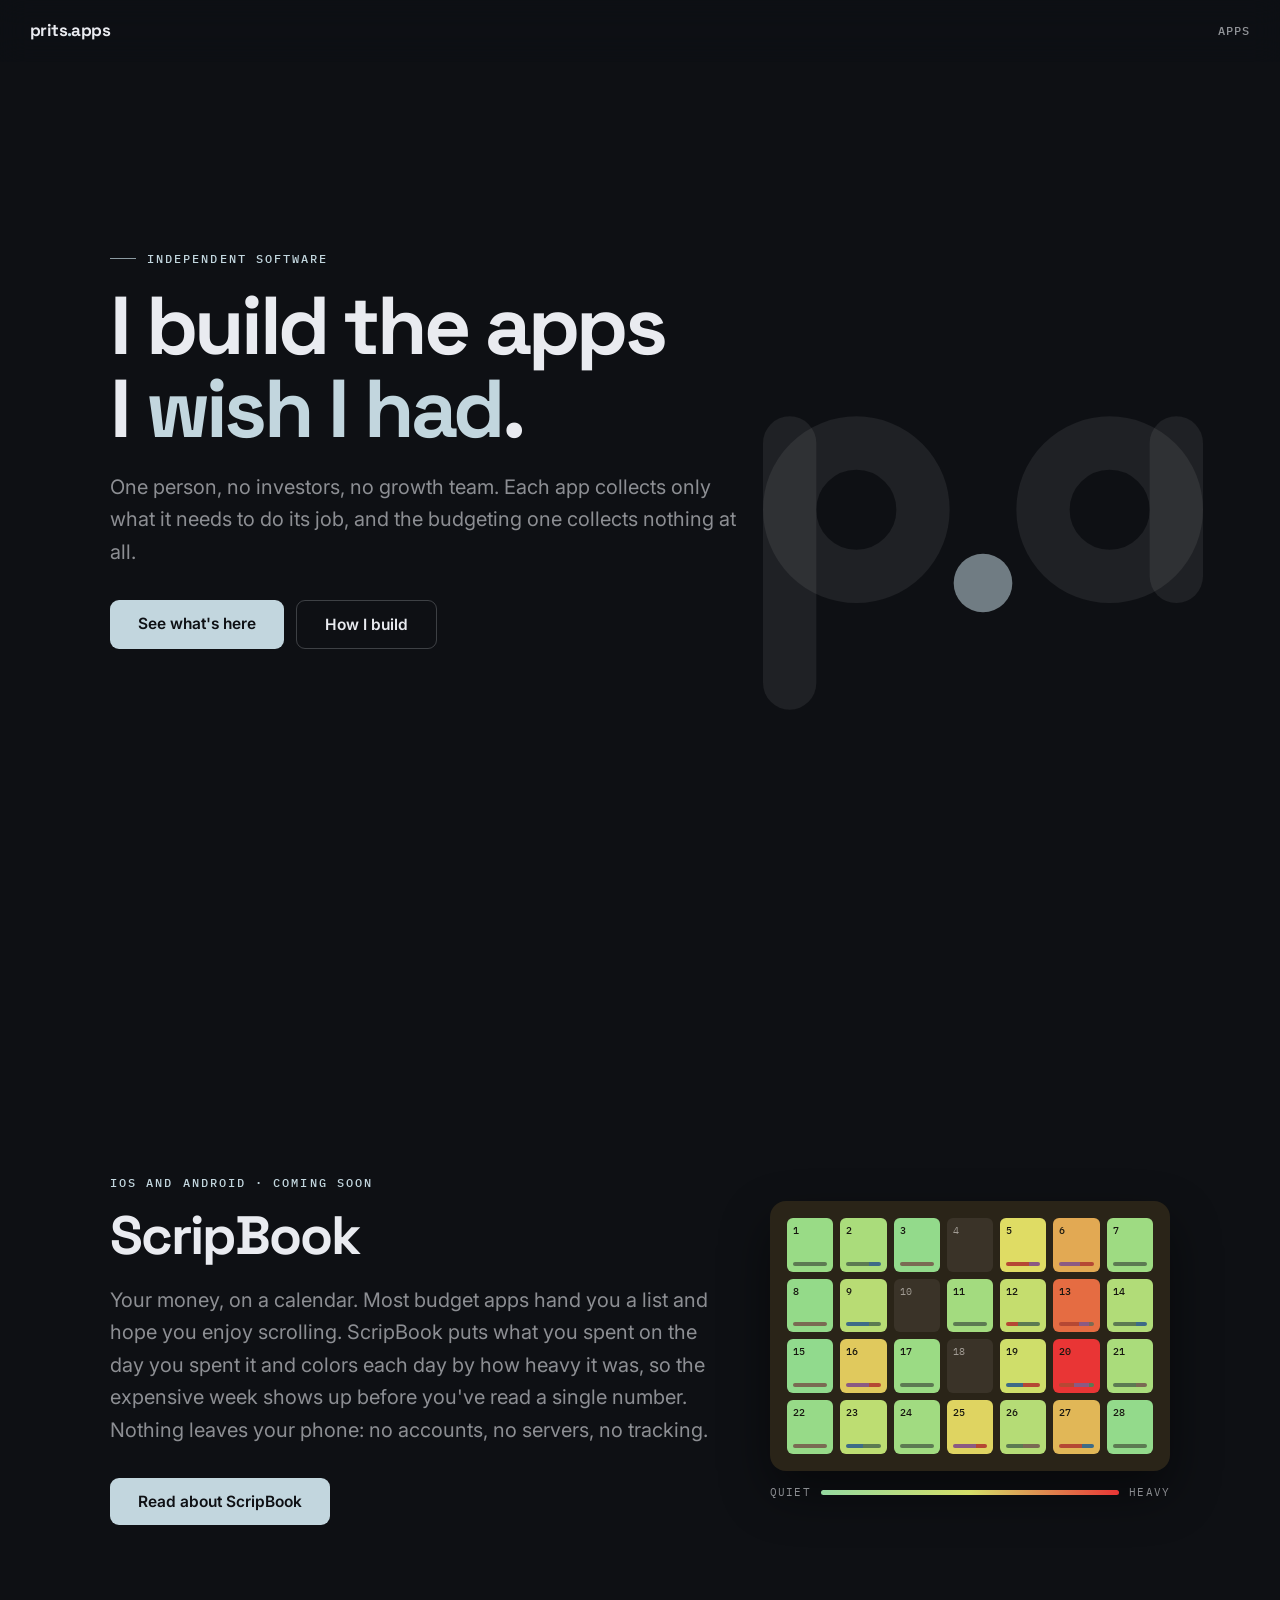
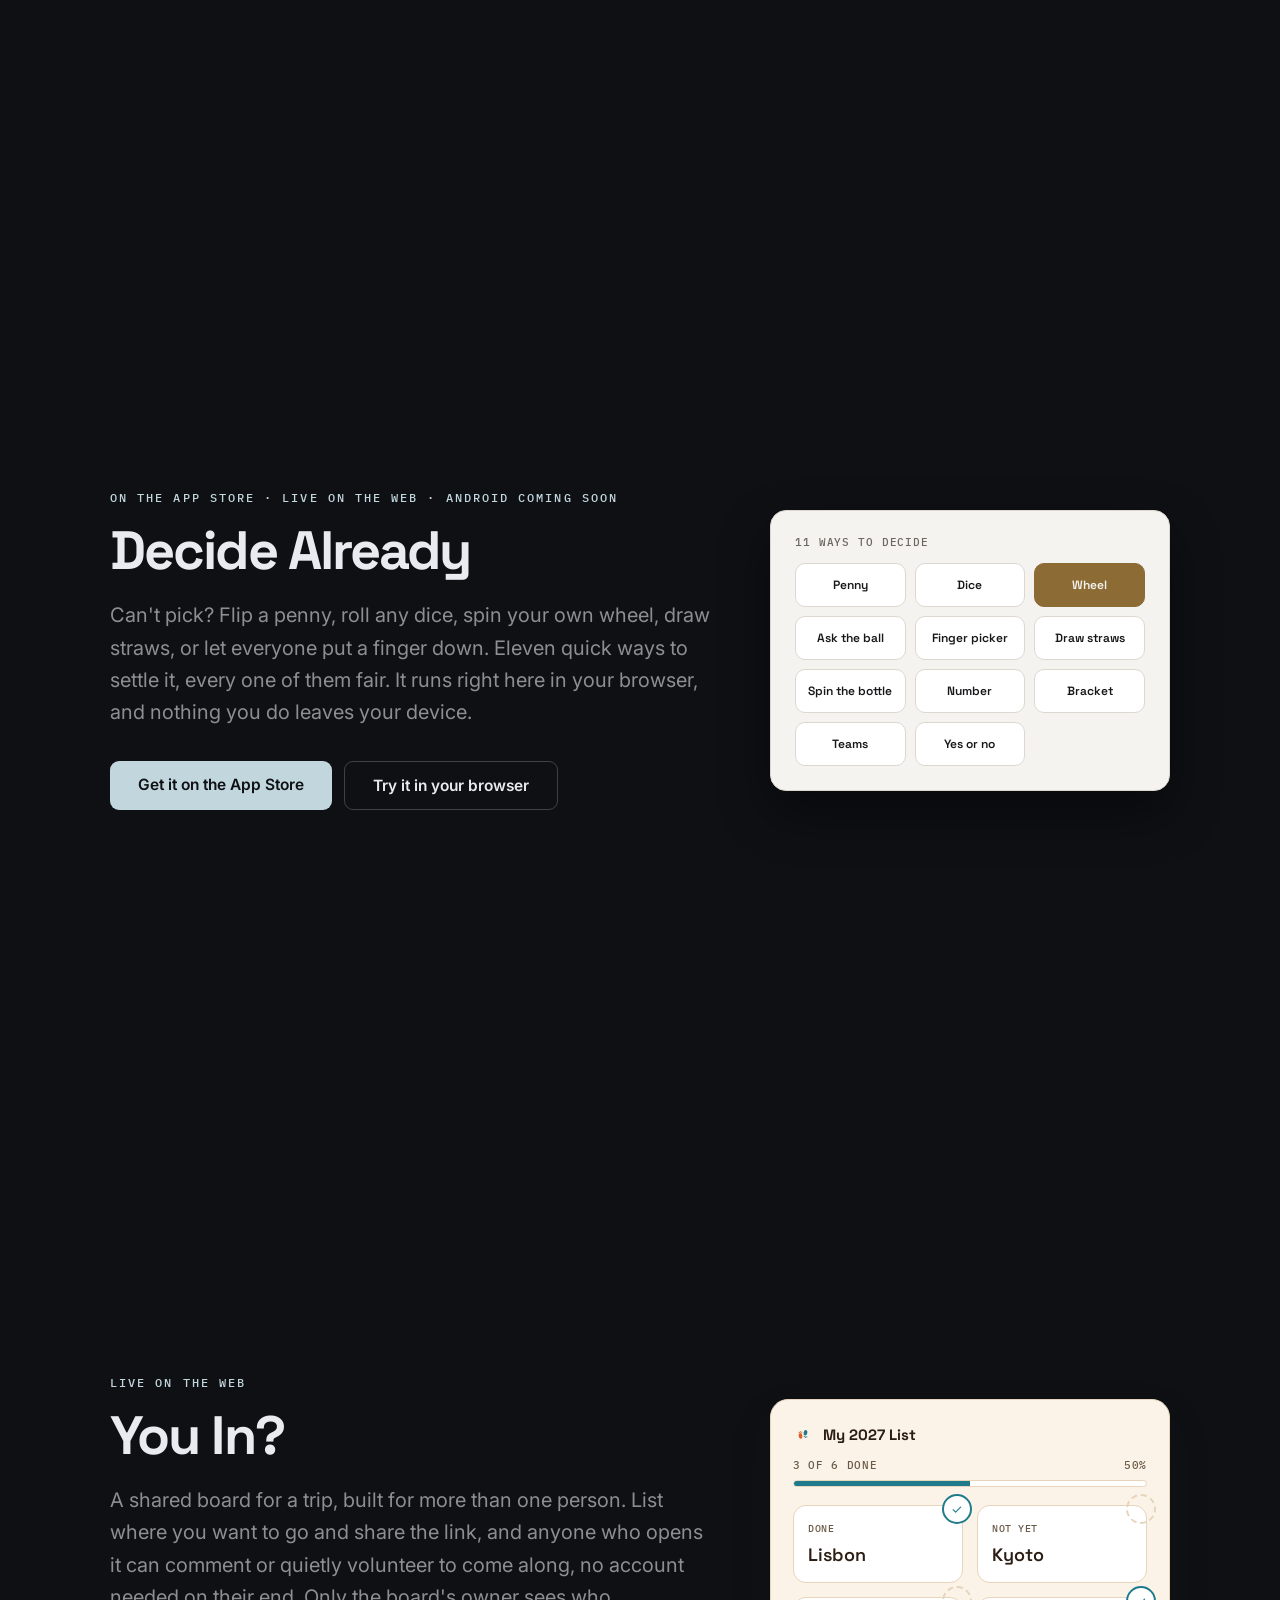
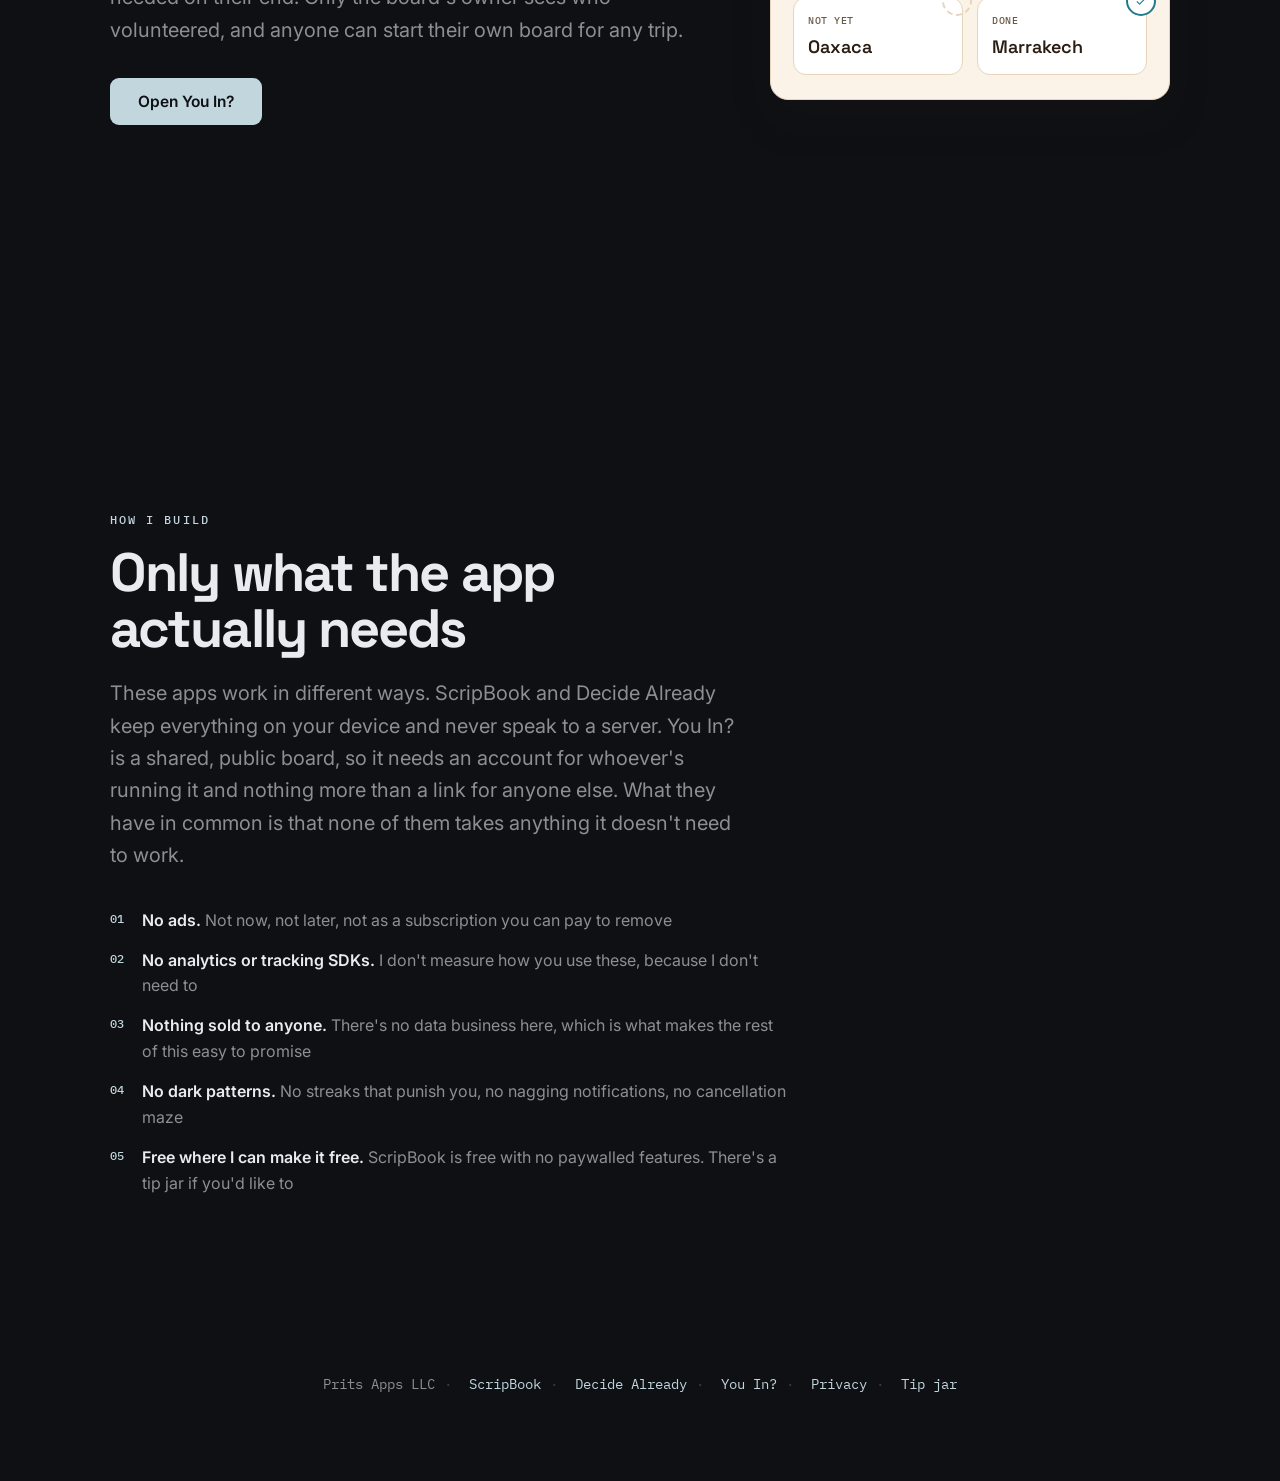
<file: index.html>
<!doctype html>
<html lang="en"><head>
<meta charset="utf-8">
<meta name="viewport" content="width=device-width,initial-scale=1">
<title>Prits Apps</title>
<meta name="description" content="Small apps made by one person. A budgeting app that keeps everything on your phone, and a shared board anyone can plan a trip on.">
<meta name="theme-color" content="#0E1014">
<link rel="canonical" href="https://pritsapps.com/">

<meta property="og:type" content="website">
<meta property="og:site_name" content="Prits Apps">
<meta property="og:url" content="https://pritsapps.com/">
<meta property="og:title" content="Prits Apps">
<meta property="og:description" content="Small apps made by one person. Each one collects only what it needs to work.">
<meta property="og:image" content="https://pritsapps.com/og.png">
<meta property="og:image:width" content="2400">
<meta property="og:image:height" content="1260">
<meta name="twitter:card" content="summary_large_image">
<meta name="twitter:title" content="Prits Apps">
<meta name="twitter:description" content="Small apps made by one person. Each one collects only what it needs to work.">
<meta name="twitter:image" content="https://pritsapps.com/og.png">

<link rel="icon" href="/favicon.ico?v=2" sizes="32x32">
<link rel="icon" href="/icon.svg?v=2" type="image/svg+xml">
<link rel="apple-touch-icon" href="/apple-touch-icon.png?v=2">
<link rel="preconnect" href="https://fonts.gstatic.com" crossorigin>
<link href="https://fonts.googleapis.com/css2?family=Space+Grotesk:wght@500;700&family=Inter:wght@400;500;600&family=IBM+Plex+Mono:wght@400;500&display=swap" rel="stylesheet">
<style>
:root{--bg:#0E1014;--surf:#181B21;--accent:#C2D6DE;--ink:#E9EBF0;--muted:rgba(233, 235, 240, .58)}
*{box-sizing:border-box;margin:0;padding:0}
html{scroll-behavior:smooth}
body{background:var(--bg);color:var(--ink);overflow-x:hidden;
font:17px/1.62 "Inter",-apple-system,BlinkMacSystemFont,"Segoe UI",Helvetica,Arial,sans-serif;
-webkit-font-smoothing:antialiased;
transition:background 1s cubic-bezier(.4,0,.2,1),color .8s}
a{color:inherit}

/* The mark: a grotesk wordmark whose separator is the accent. No icon. */
.logo{font-family:"Space Grotesk",Inter,sans-serif;font-weight:700;letter-spacing:-.035em}
.logo i{font-style:normal;color:var(--accent);transition:color .8s}

.prog{position:fixed;top:0;left:0;height:2px;width:0;background:var(--accent);z-index:60;
transition:width .12s linear,background .8s}
nav{position:fixed;top:0;left:0;right:0;z-index:50;display:flex;align-items:center;
padding:17px 30px;backdrop-filter:blur(14px);
background:color-mix(in srgb,var(--bg) 70%,transparent);transition:background 1s}
nav .logo{font-size:17px}
nav .sp{flex:1}
nav a{text-decoration:none;font:500 12px "IBM Plex Mono",monospace;letter-spacing:.08em;
text-transform:uppercase;opacity:.6}

.sec{min-height:100vh;display:flex;align-items:center;padding:112px 30px}
.inner{width:100%;max-width:1060px;margin:0 auto}
.kicker{font:500 11.5px "IBM Plex Mono",monospace;letter-spacing:.18em;text-transform:uppercase;
color:var(--accent);margin-bottom:18px;transition:color .8s}
h1{font-family:"Space Grotesk",sans-serif;font-size:clamp(38px,7vw,82px);line-height:1.02;
letter-spacing:-.045em;font-weight:700}
h1 em{font-style:normal;color:var(--accent);transition:color .8s}
h2{font-family:"Space Grotesk",sans-serif;font-size:clamp(29px,5.2vw,54px);line-height:1.04;
letter-spacing:-.035em;font-weight:700;max-width:18ch}
.lede{font-size:clamp(16.5px,1.9vw,20px);color:var(--muted);max-width:640px;margin-top:20px}

.reveal{opacity:0;transform:translateY(28px);
transition:opacity .85s cubic-bezier(.16,1,.3,1),transform .85s cubic-bezier(.16,1,.3,1)}
.reveal.in{opacity:1;transform:none}
.d1{transition-delay:.11s}.d2{transition-delay:.22s}.d3{transition-delay:.33s}

.hero{position:relative;overflow:hidden}
.wm{position:absolute;right:6vw;bottom:13vh;width:min(38vw,440px);pointer-events:none;
animation:drift 22s ease-in-out infinite alternate}
@media (max-width:1000px){.wm{display:none}}
.wm svg{width:100%;height:auto;display:block}
@keyframes drift{from{transform:translateY(0)}to{transform:translateY(-22px)}}
.hero .inner{position:relative;z-index:1}
.hero .kicker{display:flex;align-items:center;gap:11px}
.hero .kicker b{flex:none;width:26px;height:1px;background:var(--accent);opacity:.7}
.cta{display:flex;gap:12px;flex-wrap:wrap;margin-top:32px}
.btn{background:var(--accent);color:var(--bg);font:600 15.5px "Inter",sans-serif;
padding:14px 28px;border-radius:9px;text-decoration:none;
transition:transform .25s,background .8s,color .8s}
.btn:hover{transform:translateY(-2px)}
.btn.ghost{background:transparent;color:var(--ink);
border:1px solid color-mix(in srgb,var(--ink) 22%,transparent)}

.split{display:grid;grid-template-columns:minmax(0,1fr) 400px;gap:58px;align-items:center}
@media (max-width:900px){.split{grid-template-columns:minmax(0,1fr);gap:34px}}

/* ScripBook's month. Cells live here and nowhere else on this site. */
.month{display:grid;grid-template-columns:repeat(7,1fr);gap:7px;background:#2A2418;
padding:17px;border-radius:16px;width:100%;max-width:400px;
box-shadow:0 22px 50px rgba(0,0,0,.45)}
.d{background:rgba(246,243,236,.075);border-radius:6px;aspect-ratio:.86;
padding:6px;display:flex;flex-direction:column;opacity:0;transform:scale(.88);
transition:opacity .5s,transform .5s;transition-delay:calc(var(--i)*19ms)}
.in .d{opacity:1;transform:none}
.d s{text-decoration:none;font:400 10px "IBM Plex Mono",monospace;color:rgba(246,243,236,.55)}
.d.hot s{color:#16150F;font-weight:500}
/* Full width, split by each category's share of the day, same as the app. */
.d u{margin-top:auto;display:flex;height:4px;border-radius:2px;overflow:hidden}
.d u b{display:block}
/* Spelling out what the colors mean, so the month reads as a scale rather
   than as decoration. */
.leg{display:flex;align-items:center;gap:10px;margin-top:14px;max-width:400px;
font:400 10.5px "IBM Plex Mono",monospace;letter-spacing:.11em;text-transform:uppercase;
color:var(--muted);transition:color .8s}
.leg i{flex:1;height:5px;border-radius:3px;
background:linear-gradient(90deg,hsl(130 48% 72%),hsl(65 64% 64%),hsl(0 80% 56%))}

ul.plain{list-style:none;margin-top:36px;display:grid;gap:14px;max-width:680px}
ul.plain li{display:flex;gap:14px;font-size:16px;color:var(--muted)}
ul.plain b{color:var(--ink);font-weight:600}
.tick{font:500 12px "IBM Plex Mono",monospace;color:var(--accent);flex:none;width:18px;
padding-top:3px;transition:color .8s}

/* Decide Already's tools, lifted from its own light theme: #F5F3EF ground,
   #B0502A copper, #17171A ink. All eleven, same move as ScripBook's month
   below: a card that shows the actual product instead of a logo. */
.toolscard{background:#F5F3EF;border:1px solid #DDD8CF;border-radius:16px;padding:24px;
width:100%;max-width:400px;box-shadow:0 22px 50px rgba(0,0,0,.45)}
.toolscard .cap{font:500 11px "IBM Plex Mono",monospace;text-transform:uppercase;
letter-spacing:.08em;color:#6B6760;margin-bottom:14px}
.toolsgrid{display:grid;grid-template-columns:repeat(3,1fr);gap:9px}
.tooltile{background:#FFFFFF;border:1px solid #DDD8CF;border-radius:10px;padding:13px 8px;
text-align:center;font:600 12px "Space Grotesk",sans-serif;color:#17171A}
.tooltile.on{background:#8C6B35;color:#F5F3EF;border-color:#8C6B35}

/* You In?'s board, the same card as the "Phone Mockup" story template: its
   own paper-on-paper layering: #F3E6D4 page, #FBF3E7 card, white insets.
   Orange for a done place, teal for the progress bar. Real colors, not a
   logo. */
.board{background:#FBF3E7;border:1px solid #E6D5BC;border-radius:18px;padding:24px 22px;
width:100%;max-width:400px;box-shadow:0 20px 40px rgba(43,29,20,.16);font-family:"Inter",sans-serif}
.board-top{display:flex;align-items:center;gap:10px;margin-bottom:14px;
font:600 15px "Space Grotesk",sans-serif;color:#2B1D14}
.board-stats{display:flex;justify-content:space-between;font:500 11px "IBM Plex Mono",monospace;
text-transform:uppercase;letter-spacing:.06em;color:#6B5A48}
.board-bar{height:7px;background:#FFFFFF;border:1px solid #E6D5BC;border-radius:4px;
margin:8px 0 18px;overflow:hidden}
.board-bar i{display:block;height:100%;background:#1F7A8C}
.board-grid{display:grid;grid-template-columns:1fr 1fr;gap:14px}
.tile{position:relative;background:#FFFFFF;border:1px solid #E6D5BC;border-radius:13px;
padding:16px 14px;min-height:76px}
.tile s{display:block;font:500 10px "IBM Plex Mono",monospace;text-transform:uppercase;
letter-spacing:.05em;color:#6B5A48;text-decoration:none}
.tile b{display:block;font:600 18px "Space Grotesk",sans-serif;color:#2B1D14;margin-top:8px}
.tile .badge{position:absolute;top:-12px;right:-10px;width:30px;height:30px;border-radius:50%;
display:flex;align-items:center;justify-content:center;font-size:13px;color:#1F7A8C}
.tile.done .badge{background:#FFFFFF;border:2px solid #1F7A8C}
.tile:not(.done) .badge{border:2px dashed #E6D5BC}

footer{padding:66px 30px 88px;text-align:center;color:var(--muted);
font:400 13.5px "IBM Plex Mono",monospace}
footer a{color:var(--accent);text-decoration:none}
footer .sp{margin:0 9px;opacity:.35}
@media (prefers-reduced-motion:reduce){
  *{transition-duration:.01ms !important;animation-duration:.01ms !important}
  .reveal,.d{opacity:1;transform:none}
}
</style></head>
<body>

<div class="prog" id="prog"></div>
<nav><span class="logo ">prits<i>.</i>apps</span><span class="sp"></span><a href="#apps">Apps</a></nav>

<section class="sec hero" data-bg="#0E1014" data-surf="#181B21" data-accent="#C2D6DE" data-ink="#E9EBF0" data-muted="rgba(233, 235, 240, .58)">
  <div class="wm"><svg xmlns="http://www.w3.org/2000/svg" viewBox="0 0 440 440" width="440" height="440"><rect x="0.000" y="73.333" width="53.333" height="293.333" rx="26.667" fill="rgba(233,235,240,.075)"/><circle cx="93.333" cy="166.667" r="66.667" fill="none" stroke="rgba(233,235,240,.075)" stroke-width="53.333"/><circle cx="220.000" cy="240.000" r="29.333" fill="#C2D6DE8C"/><circle cx="346.667" cy="166.667" r="66.667" fill="none" stroke="rgba(233,235,240,.075)" stroke-width="53.333"/><rect x="386.667" y="73.333" width="53.333" height="186.667" rx="26.667" fill="rgba(233,235,240,.075)"/></svg></div>
  <div class="inner">
    <div class="reveal in"><div class="kicker"><b></b>Independent software</div></div>
    <div class="reveal in d1"><h1>I build the apps<br>I <em>wish I had</em>.</h1></div>
    <div class="reveal in d2"><p class="lede">One person, no investors, no growth team. Each app
    collects only what it needs to do its job, and the budgeting one collects nothing at all.</p>
    <div class="cta"><a class="btn" href="#apps">See what's here</a>
    <a class="btn ghost" href="#how">How I build</a></div></div>
  </div>
</section>

<section class="sec" id="apps" data-bg="#13161B" data-surf="#1D2128" data-accent="#E8C547" data-ink="#E9EBF0" data-muted="rgba(233, 235, 240, .58)">
  <div class="inner">
    <div class="split">
      <div>
        <div class="reveal"><div class="kicker">iOS and Android · coming soon</div>
        <h2>ScripBook</h2></div>
        <div class="reveal d1"><p class="lede">Your money, on a calendar. Most budget apps hand you
        a list and hope you enjoy scrolling. ScripBook puts what you spent on the day you spent it
        and colors each day by how heavy it was, so the expensive week shows up before you've read a
        single number. Nothing leaves your phone: no accounts, no servers, no tracking.</p>
        <div class="cta"><a class="btn" href="/scripbook/">Read about ScripBook</a></div></div>
      </div>
      <div class="reveal d2"><div class="month"><div class="d hot" style="--i:1;background:hsl(106.6 53.76% 69.12%)"><s>1</s><u><b style="flex:3;background:#5C7A52"></b></u></div><div class="d hot" style="--i:2;background:hsl(91 57.6% 67.2%)"><s>2</s><u><b style="flex:2;background:#5C7A52"></b><b style="flex:1;background:#3D6B87"></b></u></div><div class="d hot" style="--i:3;background:hsl(114.4 51.84% 70.08%)"><s>3</s><u><b style="flex:1;background:#7A6A53"></b></u></div><div class="d" style="--i:4"><s>4</s></div><div class="d hot" style="--i:5;background:hsl(58.5 65.6% 63.2%)"><s>5</s><u><b style="flex:2;background:#B54834"></b><b style="flex:1;background:#8B5A83"></b></u></div><div class="d hot" style="--i:6;background:hsl(36.400000000000006 71.03999999999999% 60.480000000000004%)"><s>6</s><u><b style="flex:3;background:#8B5A83"></b><b style="flex:2;background:#B54834"></b></u></div><div class="d hot" style="--i:7;background:hsl(101.4 55.04% 68.48%)"><s>7</s><u><b style="flex:1;background:#5C7A52"></b></u></div><div class="d hot" style="--i:8;background:hsl(111.8 52.480000000000004% 69.76%)"><s>8</s><u><b style="flex:1;background:#7A6A53"></b></u></div><div class="d hot" style="--i:9;background:hsl(80.6 60.16% 65.92%)"><s>9</s><u><b style="flex:2;background:#3D6B87"></b><b style="flex:1;background:#5C7A52"></b></u></div><div class="d" style="--i:10"><s>10</s></div><div class="d hot" style="--i:11;background:hsl(96.19999999999999 56.32% 67.84%)"><s>11</s><u><b style="flex:2;background:#5C7A52"></b></u></div><div class="d hot" style="--i:12;background:hsl(72.8 62.08% 64.96%)"><s>12</s><u><b style="flex:1;background:#B54834"></b><b style="flex:2;background:#5C7A52"></b></u></div><div class="d hot" style="--i:13;background:hsl(15.599999999999994 76.16% 57.92%)"><s>13</s><u><b style="flex:4;background:#B54834"></b><b style="flex:2;background:#8B5A83"></b><b style="flex:1;background:#7A6A53"></b></u></div><div class="d hot" style="--i:14;background:hsl(85.8 58.88% 66.56%)"><s>14</s><u><b style="flex:2;background:#5C7A52"></b><b style="flex:1;background:#3D6B87"></b></u></div><div class="d hot" style="--i:15;background:hsl(117 51.2% 70.4%)"><s>15</s><u><b style="flex:1;background:#7A6A53"></b></u></div><div class="d hot" style="--i:16;background:hsl(49.400000000000006 67.84% 62.08%)"><s>16</s><u><b style="flex:2;background:#8B5A83"></b><b style="flex:1;background:#B54834"></b></u></div><div class="d hot" style="--i:17;background:hsl(104 54.4% 68.8%)"><s>17</s><u><b style="flex:1;background:#5C7A52"></b></u></div><div class="d" style="--i:18"><s>18</s></div><div class="d hot" style="--i:19;background:hsl(67.6 63.36% 64.32%)"><s>19</s><u><b style="flex:1;background:#3D6B87"></b><b style="flex:1;background:#B54834"></b></u></div><div class="d hot" style="--i:20;background:hsl(0 80% 56%)"><s>20</s><u><b style="flex:3;background:#B54834"></b><b style="flex:3;background:#8B5A83"></b><b style="flex:1;background:#5C7A52"></b></u></div><div class="d hot" style="--i:21;background:hsl(91 57.6% 67.2%)"><s>21</s><u><b style="flex:2;background:#5C7A52"></b><b style="flex:1;background:#7A6A53"></b></u></div><div class="d hot" style="--i:22;background:hsl(109.2 53.12% 69.44%)"><s>22</s><u><b style="flex:1;background:#7A6A53"></b></u></div><div class="d hot" style="--i:23;background:hsl(78 60.8% 65.6%)"><s>23</s><u><b style="flex:1;background:#3D6B87"></b><b style="flex:1;background:#5C7A52"></b></u></div><div class="d hot" style="--i:24;background:hsl(98.8 55.68% 68.16%)"><s>24</s><u><b style="flex:1;background:#5C7A52"></b></u></div><div class="d hot" style="--i:25;background:hsl(54.60000000000001 66.56% 62.72%)"><s>25</s><u><b style="flex:2;background:#8B5A83"></b><b style="flex:1;background:#B54834"></b></u></div><div class="d hot" style="--i:26;background:hsl(83.2 59.519999999999996% 66.24%)"><s>26</s><u><b style="flex:1;background:#5C7A52"></b><b style="flex:1;background:#7A6A53"></b></u></div><div class="d hot" style="--i:27;background:hsl(41.599999999999994 69.76% 61.12%)"><s>27</s><u><b style="flex:2;background:#B54834"></b><b style="flex:1;background:#3D6B87"></b></u></div><div class="d hot" style="--i:28;background:hsl(114.4 51.84% 70.08%)"><s>28</s><u><b style="flex:1;background:#5C7A52"></b></u></div></div>
      <div class="leg"><span>Quiet</span><i></i><span>Heavy</span></div></div>
    </div>
  </div>
</section>

<section class="sec" data-bg="#111316" data-surf="#1B1E23" data-accent="#8C6B35" data-ink="#E9EBF0" data-muted="rgba(233, 235, 240, .58)">
  <div class="inner">
    <div class="split">
      <div>
        <div class="reveal"><div class="kicker">On the App Store · Live on the web · Android coming soon</div>
        <h2>Decide Already</h2></div>
        <div class="reveal d1"><p class="lede">Can't pick? Flip a penny, roll any dice, spin your own
        wheel, draw straws, or let everyone put a finger down. Eleven quick ways to settle it, every
        one of them fair. It runs right here in your browser, and nothing you do leaves your device.</p>
        <div class="cta"><a class="btn" href="https://apps.apple.com/us/app/decide-already/id6826393004">Get it on the App Store</a>
        <a class="btn ghost" href="/decide-already/">Try it in your browser</a></div></div>
      </div>
      <div class="reveal d2"><div class="toolscard">
  <div class="cap">11 ways to decide</div>
  <div class="toolsgrid"><div class="tooltile">Penny</div><div class="tooltile">Dice</div><div class="tooltile on">Wheel</div><div class="tooltile">Ask the ball</div><div class="tooltile">Finger picker</div><div class="tooltile">Draw straws</div><div class="tooltile">Spin the bottle</div><div class="tooltile">Number</div><div class="tooltile">Bracket</div><div class="tooltile">Teams</div><div class="tooltile">Yes or no</div></div>
</div></div>
    </div>
  </div>
</section>

<section class="sec" data-bg="#F3E6D4" data-surf="#FBF3E7" data-accent="#D9622B" data-ink="#2B1D14" data-muted="rgba(43, 29, 20, .58)">
  <div class="inner">
    <div class="split">
      <div>
        <div class="reveal"><div class="kicker">Live on the web</div>
        <h2>You In?</h2></div>
        <div class="reveal d1"><p class="lede">A shared board for a trip, built for more than one
        person. List where you want to go and share the link, and anyone who opens it can comment
        or quietly volunteer to come along, no account needed on their end. Only the board's owner
        sees who volunteered, and anyone can start their own board for any trip.</p>
        <div class="cta"><a class="btn" href="https://you-in-app.vercel.app">Open You In?</a></div></div>
      </div>
      <div class="reveal d2"><div class="board">
  <div class="board-top"><svg width="20" height="20" viewBox="0 0 64 64" aria-hidden="true">
  <g fill="#D9622B"><ellipse cx="24" cy="38" rx="6" ry="9" transform="rotate(-10 24 38)"/>
  <circle cx="20" cy="27" r="2"/><circle cx="24" cy="25" r="2"/><circle cx="28" cy="26" r="2"/></g>
  <g fill="#1F7A8C"><ellipse cx="40" cy="28" rx="6" ry="9" transform="rotate(10 40 28)"/>
  <circle cx="36" cy="40" r="2"/><circle cx="40" cy="42" r="2"/><circle cx="44" cy="41" r="2"/></g>
</svg><b>My 2027 List</b></div>
  <div class="board-stats"><span>3 of 6 done</span><span>50%</span></div>
  <div class="board-bar"><i style="width:50%"></i></div>
  <div class="board-grid">
    <div class="tile done"><span class="badge">&#10003;</span><s>done</s><b>Lisbon</b></div>
    <div class="tile"><span class="badge"></span><s>not yet</s><b>Kyoto</b></div>
    <div class="tile"><span class="badge"></span><s>not yet</s><b>Oaxaca</b></div>
    <div class="tile done"><span class="badge">&#10003;</span><s>done</s><b>Marrakech</b></div>
  </div>
</div></div>
    </div>
  </div>
</section>

<section class="sec" id="how" data-bg="#08090B" data-surf="#121418" data-accent="#C2D6DE" data-ink="#E9EBF0" data-muted="rgba(233, 235, 240, .58)">
  <div class="inner">
    <div class="reveal"><div class="kicker">How I build</div>
    <h2>Only what the app actually needs</h2></div>
    <div class="reveal d1"><p class="lede">These apps work in different ways. ScripBook and Decide
    Already keep everything on your device and never speak to a server. You In? is a shared, public
    board, so it needs an account for whoever's running it and nothing more than a link for anyone
    else. What they have in common is that none of them takes anything it doesn't need to work.</p>
    <ul class="plain">
      <li><span class="tick">01</span><span><b>No ads.</b> Not now, not later, not as a
      subscription you can pay to remove</span></li>
      <li><span class="tick">02</span><span><b>No analytics or tracking SDKs.</b> I don't measure
      how you use these, because I don't need to</span></li>
      <li><span class="tick">03</span><span><b>Nothing sold to anyone.</b> There's no data business
      here, which is what makes the rest of this easy to promise</span></li>
      <li><span class="tick">04</span><span><b>No dark patterns.</b> No streaks that punish you, no
      nagging notifications, no cancellation maze</span></li>
      <li><span class="tick">05</span><span><b>Free where I can make it free.</b> ScripBook is free
      with no paywalled features. There's a tip jar if you'd like to</span></li>
    </ul></div>
  </div>
</section>

<footer>
  Prits Apps LLC<span class="sp">·</span>
  <a href="/scripbook/">ScripBook</a><span class="sp">·</span>
  <a href="/decide-already/">Decide Already</a><span class="sp">·</span>
  <a href="https://you-in-app.vercel.app">You In?</a><span class="sp">·</span>
  <a href="/privacy/">Privacy</a><span class="sp">·</span>
  <a href="https://ko-fi.com/pritsapps">Tip jar</a>
</footer>

<script>
(function(){
  var root = document.documentElement, secs = document.querySelectorAll('.sec');

  var paint = new IntersectionObserver(function(es){
    es.forEach(function(e){
      if(e.isIntersecting && e.intersectionRatio > 0.4){
        var d = e.target.dataset;
        root.style.setProperty('--bg', d.bg);
        root.style.setProperty('--surf', d.surf);
        root.style.setProperty('--accent', d.accent);
        root.style.setProperty('--ink', d.ink);
        root.style.setProperty('--muted', d.muted);
      }
    });
  }, { threshold:[0.4,0.6] });
  secs.forEach(function(s){ paint.observe(s); });

  var show = new IntersectionObserver(function(es){
    es.forEach(function(e){
      if(e.isIntersecting){ e.target.classList.add('in'); show.unobserve(e.target); }
    });
  }, { threshold:0.18, rootMargin:'0px 0px -8% 0px' });
  document.querySelectorAll('.reveal,.month,.sec').forEach(function(el){ show.observe(el); });

  var prog = document.getElementById('prog');
  window.addEventListener('scroll', function(){
    var max = document.body.scrollHeight - window.innerHeight;
    prog.style.width = (max > 0 ? (window.scrollY / max) * 100 : 0) + '%';
  }, { passive:true });
})();
</script>
</body></html>
</file>
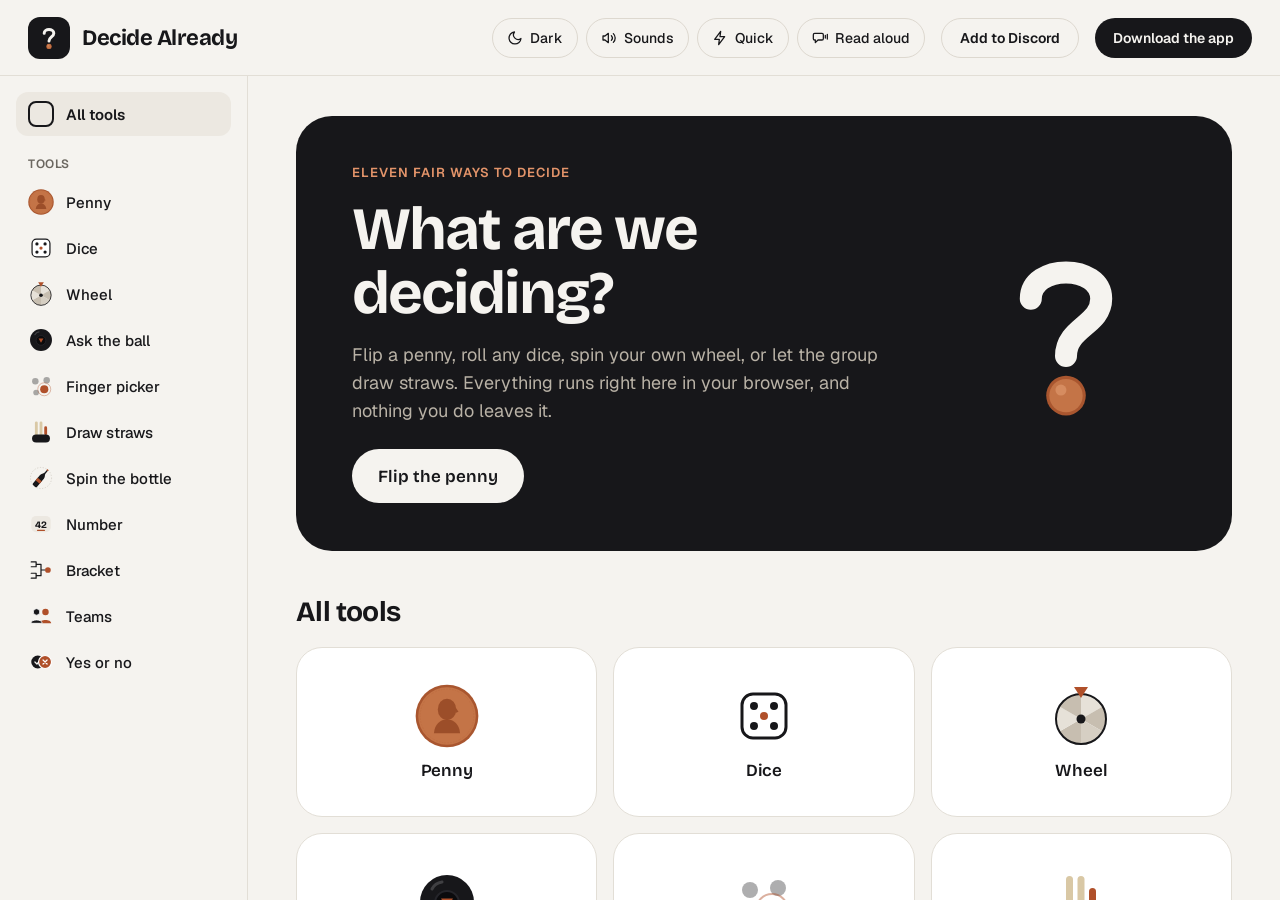
<file: decide-already/index.html>
<!DOCTYPE html>
<html lang="en">
  <head>
    <meta charset="utf-8" />
    <meta httpEquiv="X-UA-Compatible" content="IE=edge" />
    <meta name="viewport" content="width=device-width, initial-scale=1, shrink-to-fit=no" />
    <title>Decide Already</title>
    <!-- The `react-native-web` recommended style reset: https://necolas.github.io/react-native-web/docs/setup/#root-element -->
    <style id="expo-reset">
      /* These styles make the body full-height */
      html,
      body {
        height: 100%;
      }
      /* These styles disable body scrolling if you are using <ScrollView> */
      body {
        overflow: hidden;
      }
      /* These styles make the root element full-height */
      #root {
        display: flex;
        height: 100%;
        flex: 1;
      }
    </style>
  <meta name="theme-color" content="#F5F3EF">
<meta name="description" content="Flip a penny, roll dice, spin a wheel. Eleven quick ways to finally decide.">
<link rel="icon" href="/decide-already/favicon.ico"/></head>

  <body>
    <!-- Use static rendering with Expo Router to support running without JavaScript. -->
    <noscript>
      You need to enable JavaScript to run this app.
    </noscript>
    <!-- The root element for your Expo app. -->
    <div id="root"></div>
  <script src="/decide-already/_expo/static/js/web/index-84967e292bede4d122091f6166656244.js" defer></script>
</body>
</html>
</file>
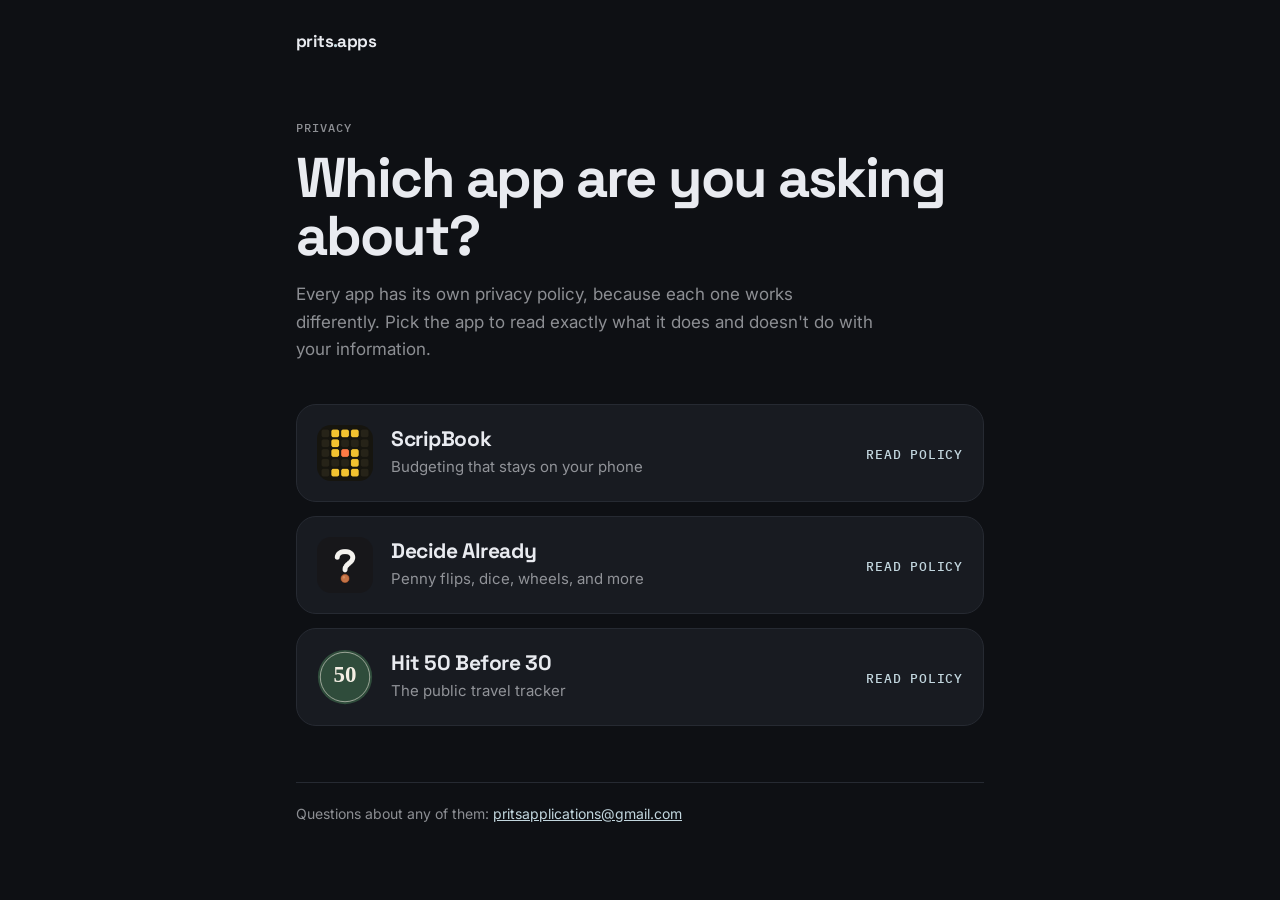
<file: privacy/index.html>
<!doctype html>
<html lang="en">
<head>
<meta charset="utf-8">
<meta name="viewport" content="width=device-width,initial-scale=1">
<title>Privacy policies · Prits Apps</title>
<meta name="description" content="Each Prits Apps app has its own privacy policy. Pick the app you're asking about.">
<meta name="theme-color" content="#0E1014">
<link rel="canonical" href="https://pritsapps.com/privacy/">
<link rel="icon" href="/favicon.ico?v=2" sizes="32x32">
<link rel="icon" href="/icon.svg?v=2" type="image/svg+xml">
<link rel="apple-touch-icon" href="/apple-touch-icon.png?v=2">
<link rel="preconnect" href="https://fonts.gstatic.com" crossorigin>
<link href="https://fonts.googleapis.com/css2?family=Space+Grotesk:wght@500;700&family=Inter:wght@400;500;600&family=IBM+Plex+Mono:wght@400;500&display=swap" rel="stylesheet">
<!-- Static on purpose. The studio has no policy of its own: each app has its
     own, kept next to the app, and this page only points to them. Add a card
     here whenever a new app ships with its policy. -->
<style>
:root{--bg:#0E1014;--surf:#181B21;--line:#262A32;--accent:#C2D6DE;--ink:#E9EBF0;--muted:rgba(233,235,240,.58)}
*{box-sizing:border-box;margin:0;padding:0}
body{background:var(--bg);color:var(--ink);min-height:100vh;
font:17px/1.62 "Inter",-apple-system,BlinkMacSystemFont,"Segoe UI",Helvetica,Arial,sans-serif;
-webkit-font-smoothing:antialiased}
a{color:inherit}
.wrap{max-width:720px;margin:0 auto;padding:28px 16px 72px}
.logo{font-family:"Space Grotesk",Inter,sans-serif;font-weight:700;letter-spacing:-.035em;
font-size:17px;text-decoration:none}
.logo i{font-style:normal;color:var(--accent)}
.kicker{font:500 12px "IBM Plex Mono",monospace;letter-spacing:.08em;text-transform:uppercase;
color:var(--muted);margin:64px 0 14px}
h1{font-family:"Space Grotesk",sans-serif;font-size:clamp(34px,7vw,56px);line-height:1.04;
letter-spacing:-.035em}
.lede{color:var(--muted);margin-top:16px;max-width:34em}
.apps{display:grid;gap:14px;margin-top:40px}
.app{display:flex;align-items:center;gap:18px;padding:20px;border-radius:20px;
background:var(--surf);border:1px solid var(--line);text-decoration:none;
transition:border-color .2s,transform .2s}
.app:hover,.app:focus-visible{border-color:var(--accent);transform:translateY(-1px);outline:none}
.app img{width:56px;height:56px;border-radius:14px;flex:none}
.app b{display:block;font:700 21px/1.2 "Space Grotesk",sans-serif;letter-spacing:-.02em}
.app span{display:block;color:var(--muted);font-size:15px;margin-top:3px}
.app .go{margin-left:auto;flex:none;color:var(--accent);font:500 13px "IBM Plex Mono",monospace;
letter-spacing:.06em;text-transform:uppercase}
@media (max-width:520px){.app .go{display:none}}
footer{margin-top:56px;padding-top:20px;border-top:1px solid var(--line);color:var(--muted);font-size:14px}
footer a{color:var(--accent)}
</style>
</head>
<body>
<div class="wrap">
  <a class="logo" href="/">prits<i>.</i>apps</a>

  <div class="kicker">Privacy</div>
  <h1>Which app are you asking about?</h1>
  <p class="lede">Every app has its own privacy policy, because each one works differently.
  Pick the app to read exactly what it does and doesn't do with your information.</p>

  <div class="apps">
    <a class="app" href="/scripbook/privacy/">
      <img src="/scripbook/apple-touch-icon.png" alt="">
      <div><b>ScripBook</b><span>Budgeting that stays on your phone</span></div>
      <span class="go">Read policy</span>
    </a>
    <a class="app" href="/decide-already/privacy/">
      <img src="/decide-already/privacy/icon.png" alt="">
      <div><b>Decide Already</b><span>Penny flips, dice, wheels, and more</span></div>
      <span class="go">Read policy</span>
    </a>
    <a class="app" href="/hit-50-before-30/privacy/">
      <svg viewBox="0 0 512 512" width="56" height="56" aria-hidden="true" style="flex:none"><circle cx="256" cy="256" r="248" fill="#2F4C3B"/><circle cx="256" cy="256" r="226" fill="none" stroke="#F4EFE4" stroke-width="5"/><text x="256" y="300" font-family="Georgia, 'Times New Roman', serif" font-size="210" font-weight="700" fill="#F4EFE4" text-anchor="middle">50</text></svg>
      <div><b>Hit 50 Before 30</b><span>The public travel tracker</span></div>
      <span class="go">Read policy</span>
    </a>
  </div>

  <footer>Questions about any of them: <a href="mailto:pritsapplications@gmail.com">pritsapplications@gmail.com</a></footer>
</div>
</body>
</html>
</file>
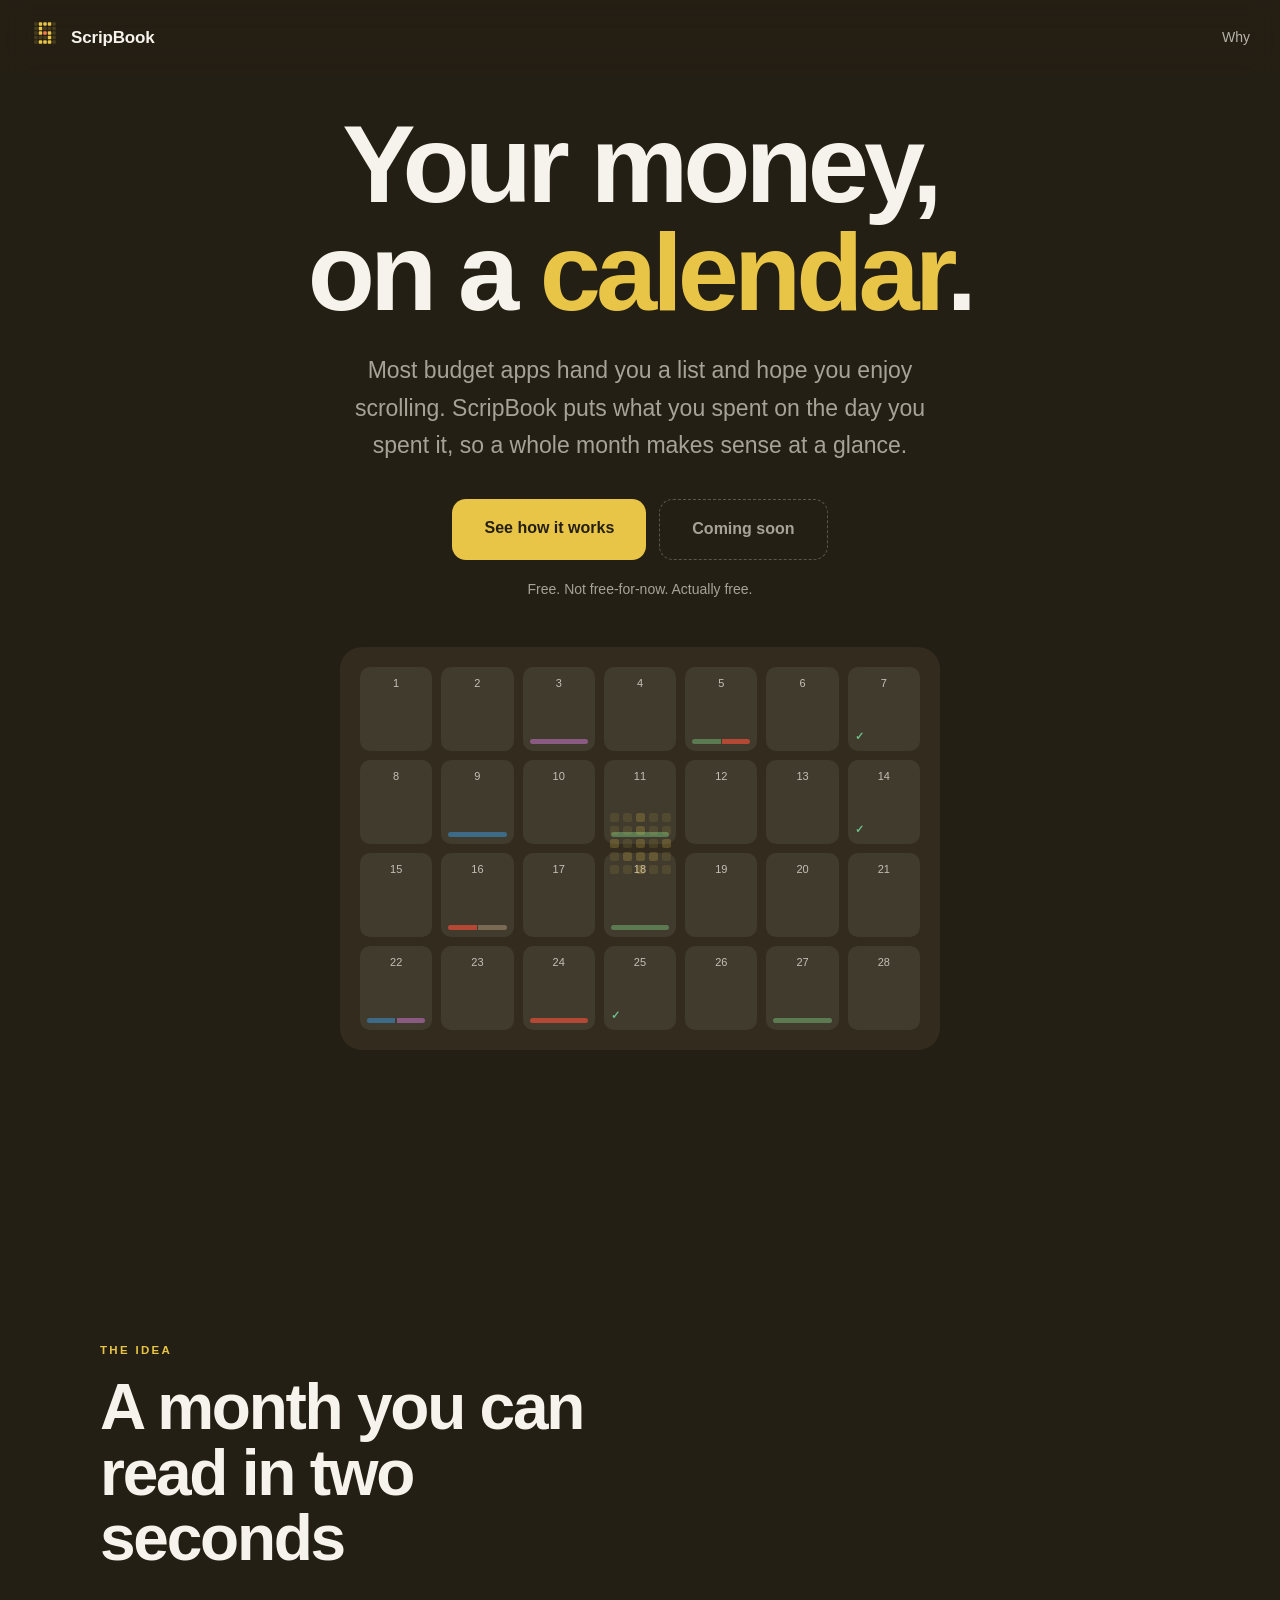
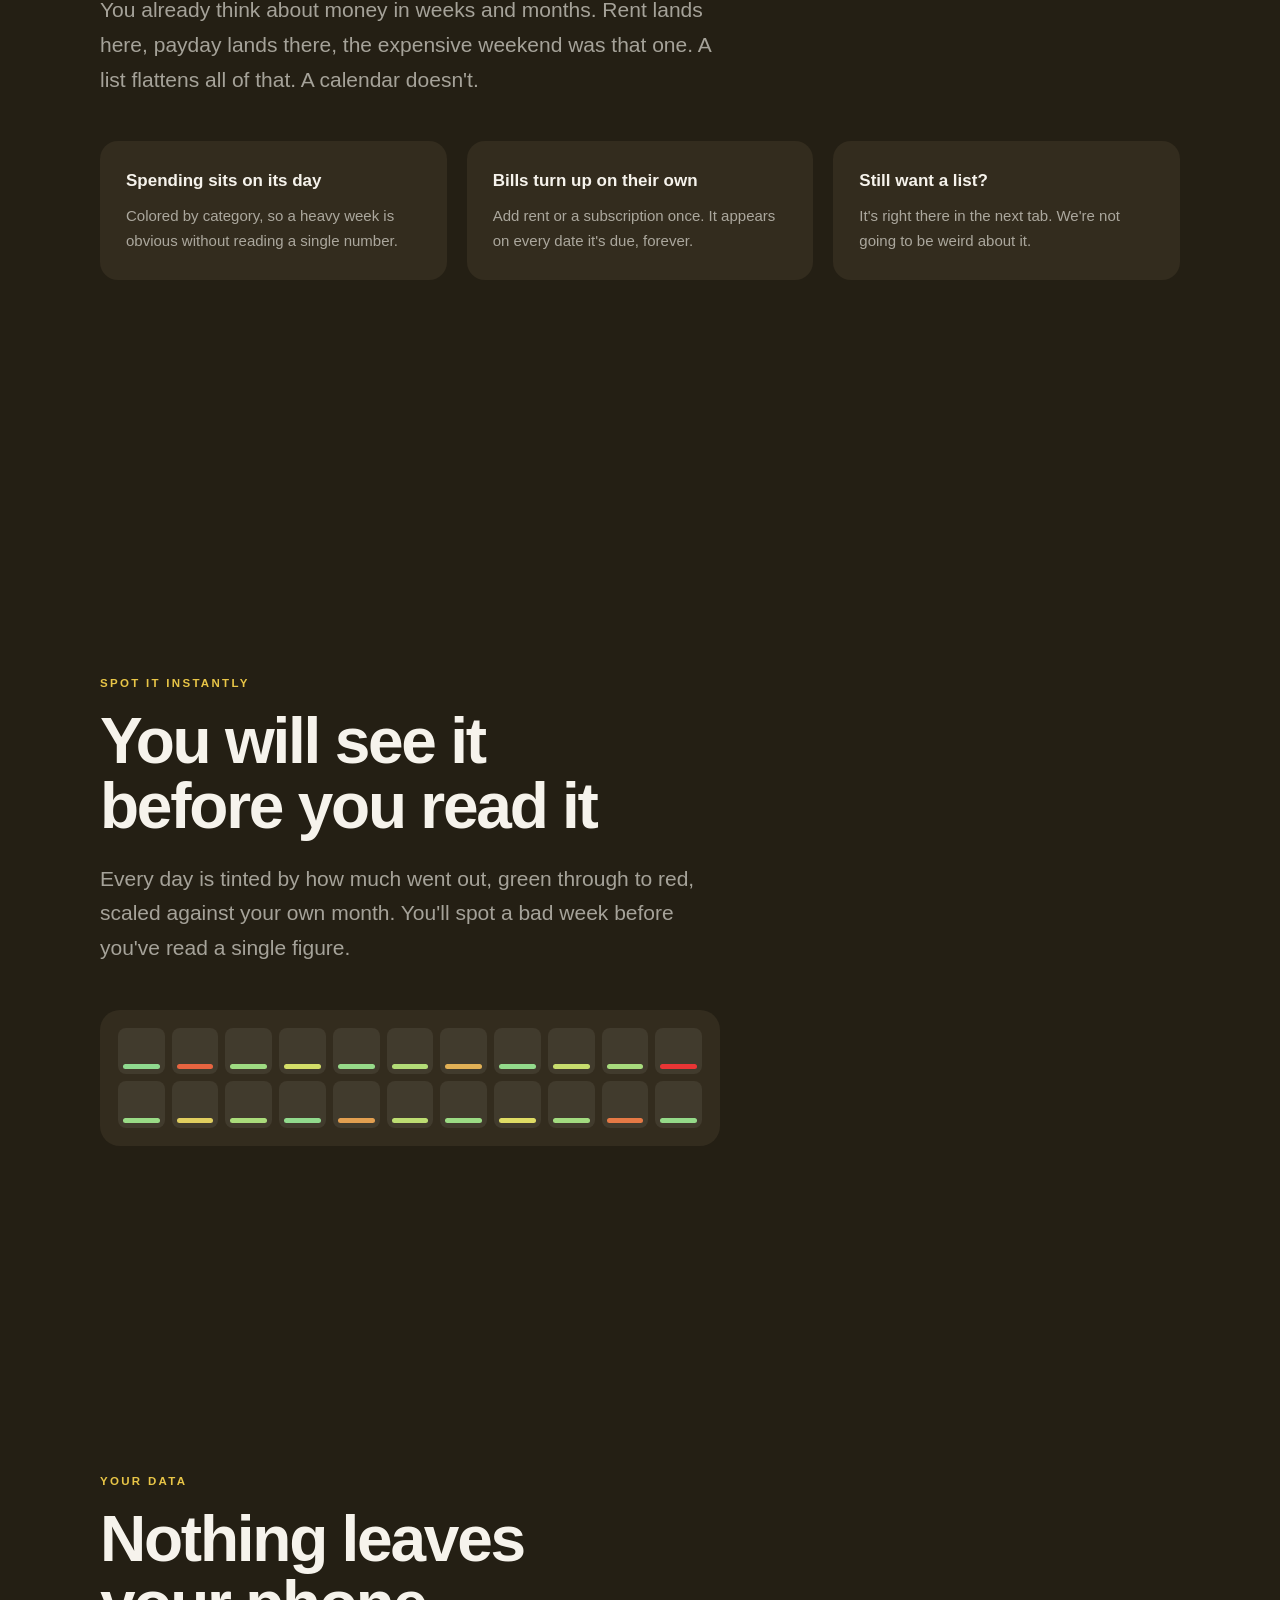
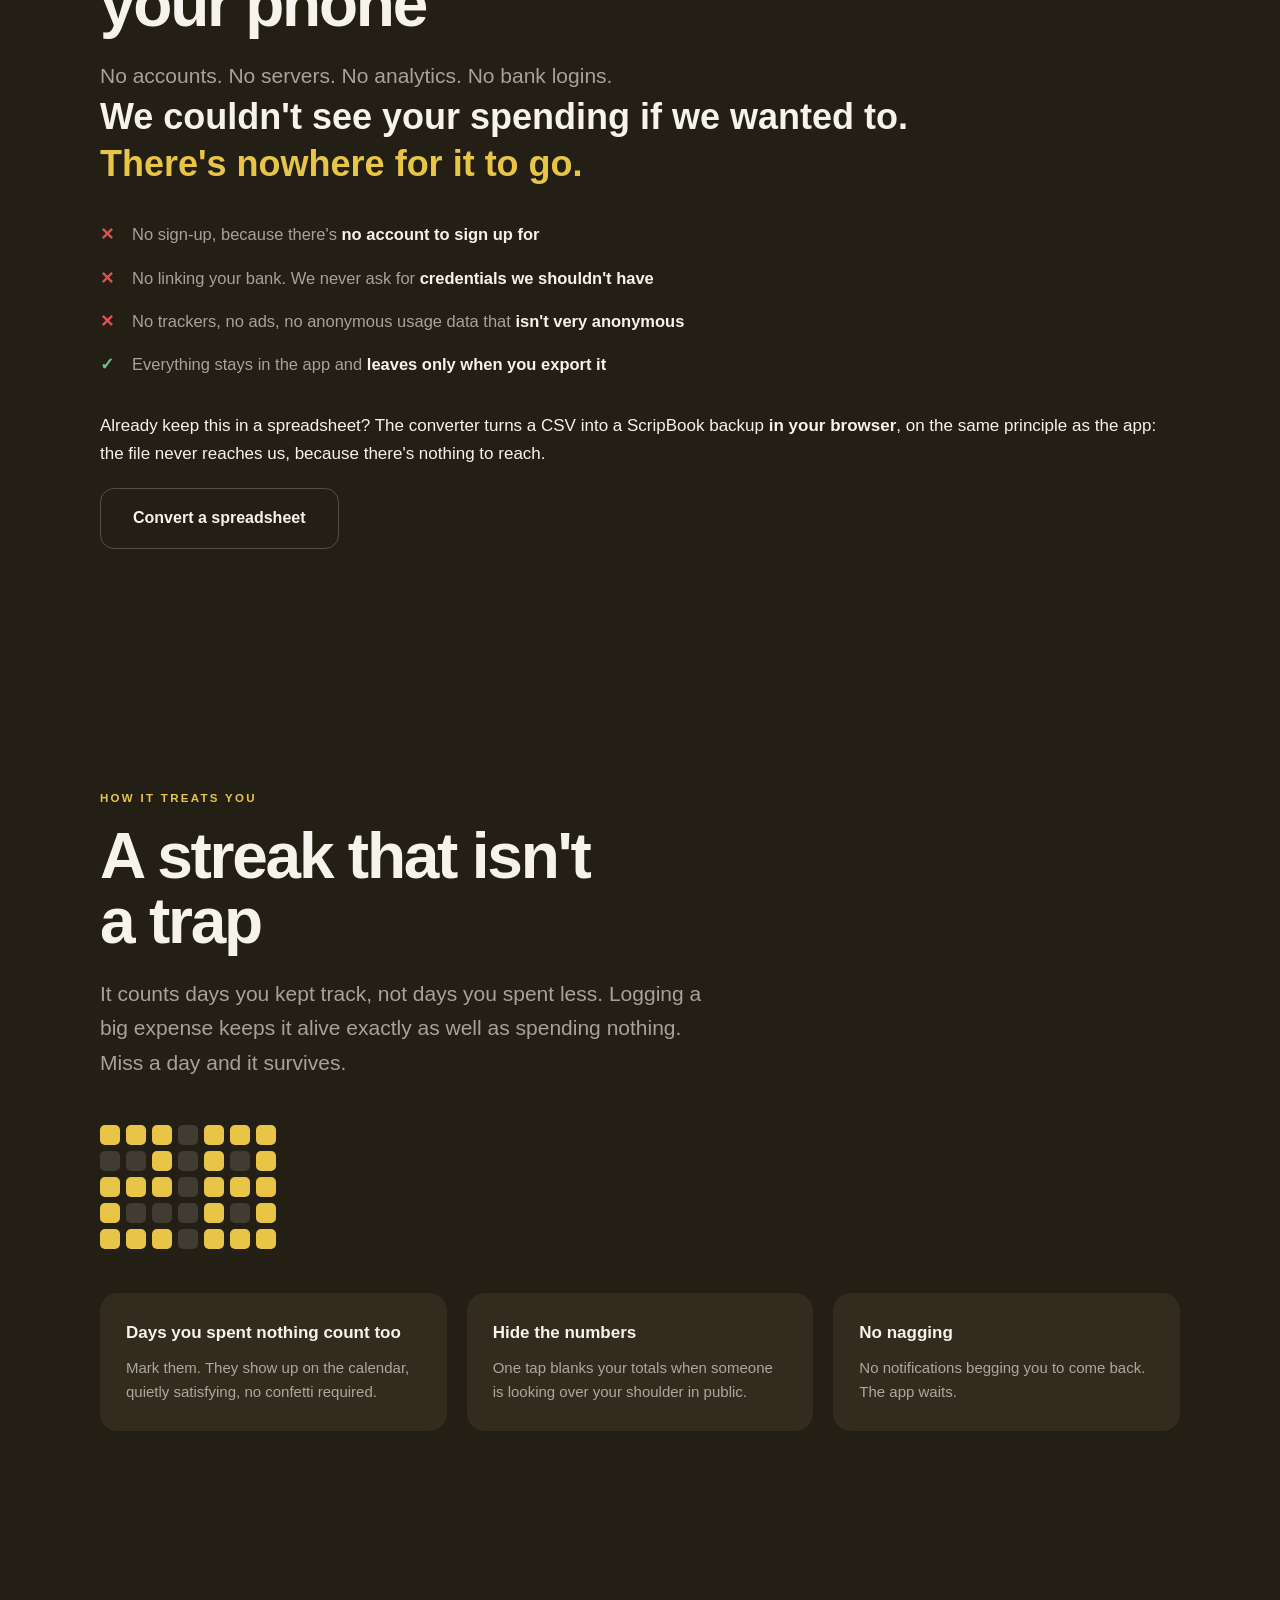
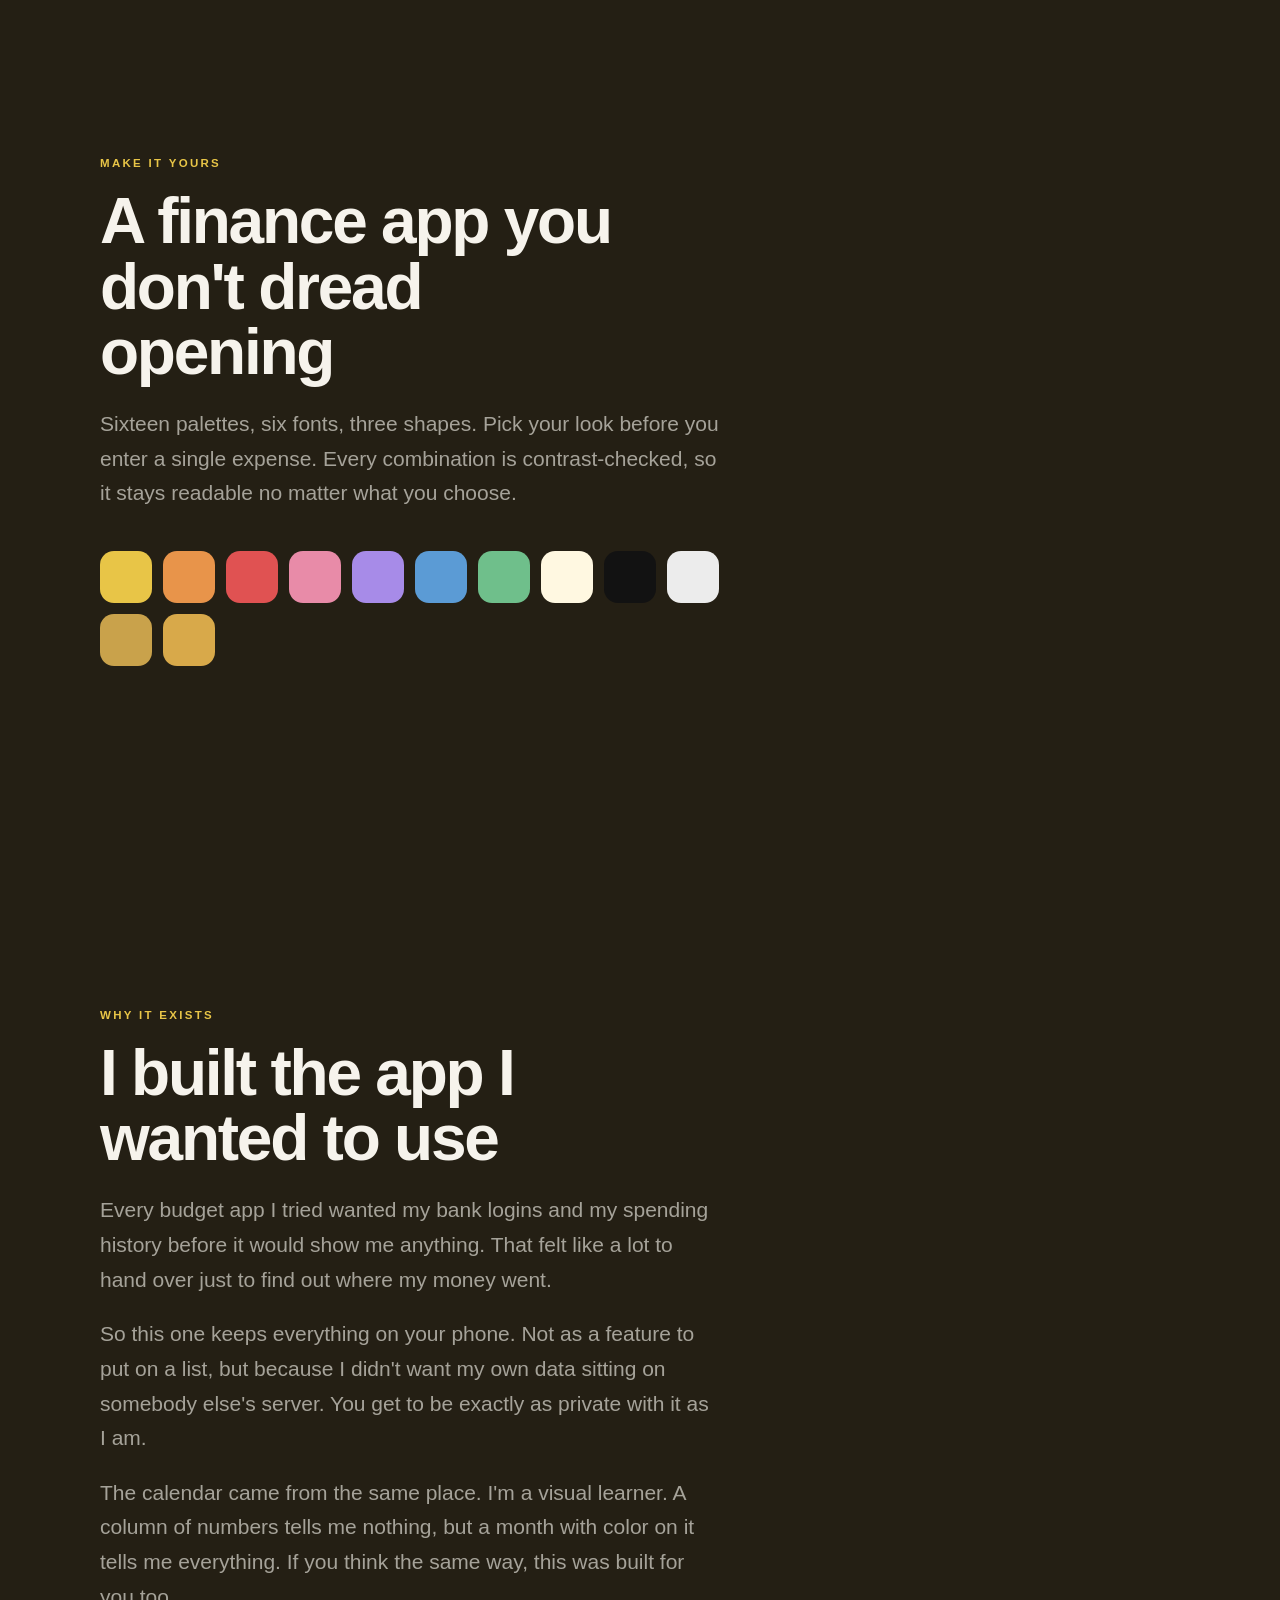
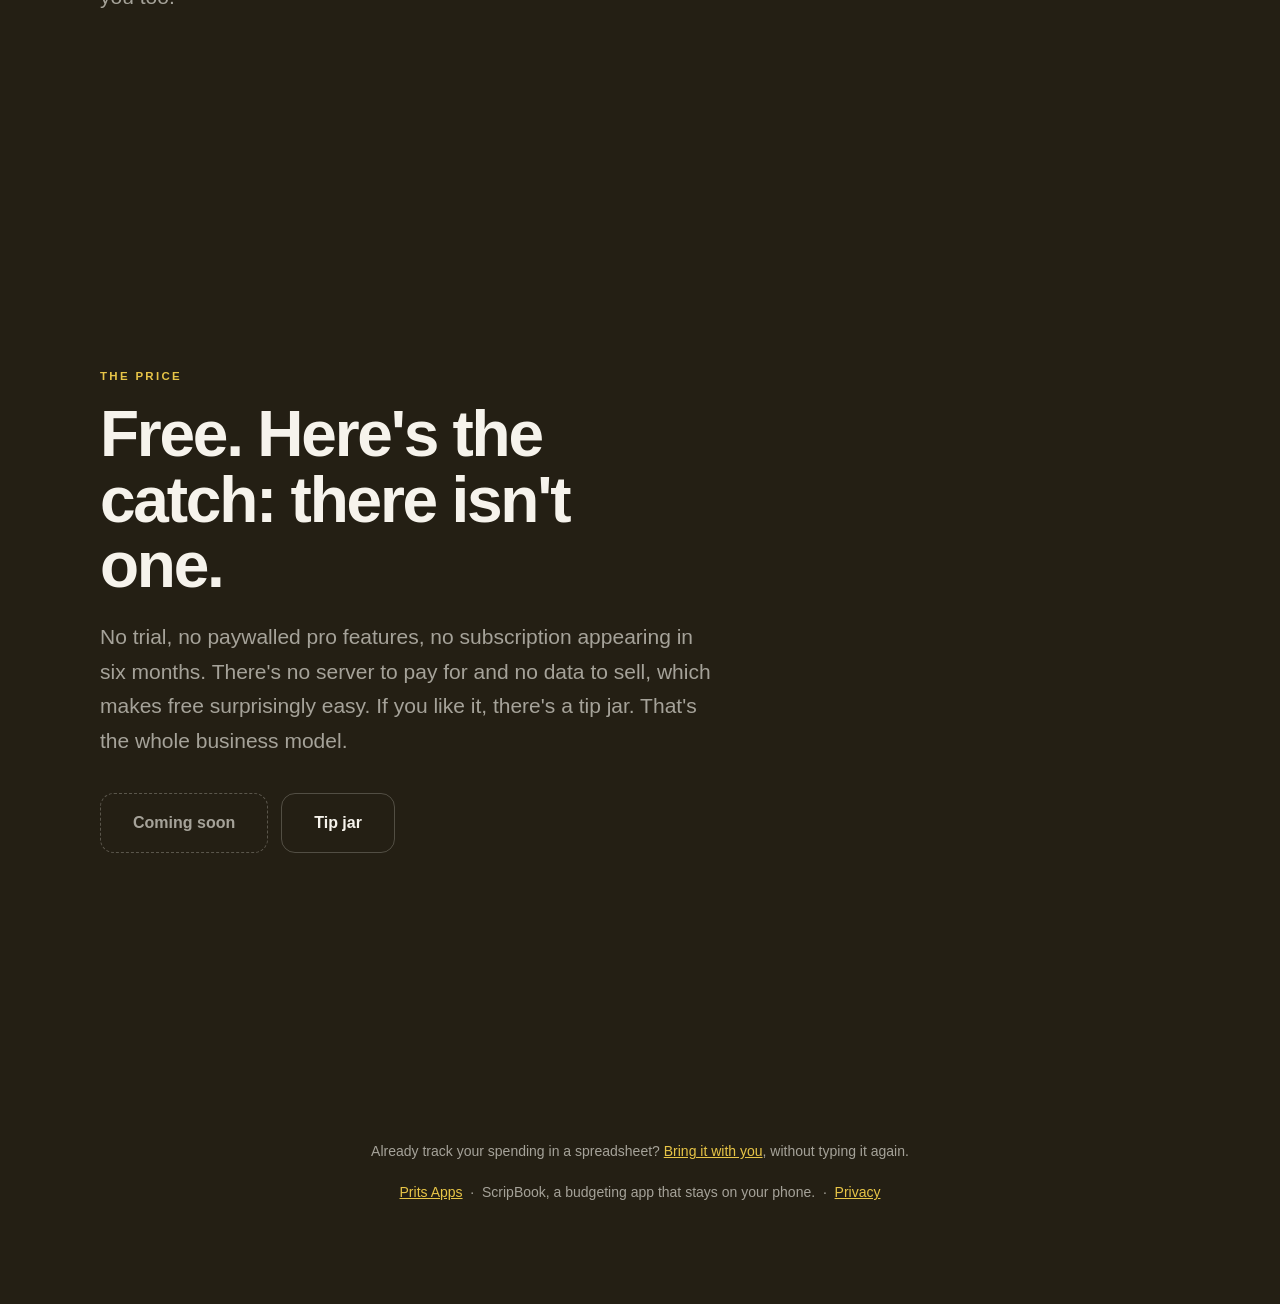
<file: scripbook/index.html>
<!doctype html>
<html lang="en"><head>
<meta charset="utf-8">
<meta name="viewport" content="width=device-width,initial-scale=1">
<title>ScripBook: your money, on a calendar</title>
<meta name="description" content="A budgeting app that puts your spending on a calendar. Nothing leaves your phone. Free, no catch.">
<meta name="theme-color" content="#241F14">
<link rel="canonical" href="https://pritsapps.com/scripbook/">

<!-- The same S grid as the app icon. The .ico carries 16/32/48 for browsers
     that want a bitmap; the SVG is picked by anything that supports it and
     stays sharp on any display. Paths are relative, because the site is
     served from a subdirectory, not the domain root. -->
<link rel="icon" href="/scripbook/favicon.ico?v=2" sizes="32x32">
<link rel="icon" href="/scripbook/icon.svg?v=2" type="image/svg+xml">
<link rel="apple-touch-icon" href="/scripbook/apple-touch-icon.png?v=2">

<!-- Link preview. og:image must be absolute, and the declared size has to
     match the file, which og.sh renders at 2x for retina. -->
<meta property="og:type" content="website">
<meta property="og:site_name" content="ScripBook">
<meta property="og:url" content="https://pritsapps.com/scripbook/">
<meta property="og:title" content="ScripBook: your money, on a calendar">
<meta property="og:description" content="A budgeting app that puts your spending on a calendar. Nothing leaves your phone. Free, no catch.">
<meta property="og:image" content="https://pritsapps.com/scripbook/og.png">
<meta property="og:image:type" content="image/png">
<meta property="og:image:width" content="2400">
<meta property="og:image:height" content="1260">
<meta property="og:image:alt" content="ScripBook. Your money, on a calendar. A month of spending shown as colored marks on calendar days.">
<meta name="twitter:card" content="summary_large_image">
<meta name="twitter:title" content="ScripBook: your money, on a calendar">
<meta name="twitter:description" content="A budgeting app that puts your spending on a calendar. Nothing leaves your phone. Free, no catch.">
<meta name="twitter:image" content="https://pritsapps.com/scripbook/og.png">
<style>
:root{--bg:#241F14;--surf:#332C1E;--accent:#E8C547;--ink:#F6F3EC;--muted:rgba(246, 243, 236, .62)}
*{box-sizing:border-box;margin:0;padding:0}
html{scroll-behavior:smooth}
body{background:var(--bg);color:var(--ink);overflow-x:hidden;
font:17px/1.65 -apple-system,BlinkMacSystemFont,"Segoe UI",Roboto,Helvetica,Arial,sans-serif;
-webkit-font-smoothing:antialiased;transition:background 1s cubic-bezier(.4,0,.2,1),color .8s}
.mark{color:var(--accent);border-radius:22%;transition:color .8s}

nav{position:fixed;top:0;left:0;right:0;z-index:50;display:flex;align-items:center;gap:11px;
padding:18px 30px;backdrop-filter:blur(14px);background:color-mix(in srgb,var(--bg) 72%,transparent);
transition:background 1s}
nav .nm{font-weight:700;font-size:17px;letter-spacing:-.01em}
nav .sp{flex:1}
nav a{color:var(--ink);text-decoration:none;font-size:14px;opacity:.7}

.sec{min-height:100vh;display:flex;align-items:center;padding:110px 30px;position:relative}
.inner{width:100%;max-width:1080px;margin:0 auto}
.hero{text-align:center;min-height:100vh}
.hero h1{font-size:clamp(44px,9vw,110px);line-height:.98;letter-spacing:-.045em;font-weight:800;margin-bottom:26px}
.hero h1 em{font-style:normal;color:var(--accent);transition:color .8s}
.hero p{font-size:clamp(17px,2.2vw,23px);color:var(--muted);max-width:620px;margin:0 auto 34px}

.kicker{font-size:11.5px;letter-spacing:.2em;text-transform:uppercase;color:var(--accent);
font-weight:700;margin-bottom:16px;transition:color .8s}
h2{font-size:clamp(32px,6vw,64px);line-height:1.02;letter-spacing:-.035em;font-weight:800;margin-bottom:22px;max-width:15ch}
.lede{font-size:clamp(17px,2vw,21px);color:var(--muted);max-width:620px}

.reveal{opacity:0;transform:translateY(30px);transition:opacity .85s cubic-bezier(.16,1,.3,1),transform .85s cubic-bezier(.16,1,.3,1)}
.reveal.in{opacity:1;transform:none}
.d1{transition-delay:.12s}.d2{transition-delay:.24s}.d3{transition-delay:.36s}

.cta{display:inline-flex;gap:13px;flex-wrap:wrap;justify-content:center}
.btn{background:var(--accent);color:var(--bg);font-weight:700;font-size:16px;padding:16px 32px;
border-radius:14px;text-decoration:none;transition:transform .25s,background .8s,color .8s}
.btn:hover{transform:translateY(-2px)}
.btn.ghost{background:transparent;color:var(--ink);border:1px solid color-mix(in srgb,var(--ink) 22%,transparent)}
.btn.soon{background:transparent;color:var(--muted);cursor:default;
border:1px dashed color-mix(in srgb,var(--ink) 26%,transparent)}
.btn.soon:hover{transform:none}
.free{margin-top:18px;font-size:14px;color:var(--muted)}

.month{display:grid;grid-template-columns:repeat(7,1fr);gap:9px;background:var(--surf);
padding:20px;border-radius:22px;max-width:600px;margin:46px auto 0;transition:background 1s}
.day{background:color-mix(in srgb,var(--ink) 7%,transparent);border-radius:10px;aspect-ratio:.86;
padding:7px;position:relative;display:flex;flex-direction:column;
opacity:0;transform:scale(.86);transition:opacity .5s,transform .5s;transition-delay:calc(var(--i)*22ms)}
.in .day,.month.in .day{opacity:1;transform:none}
.day span{font-size:11px;opacity:.72}
.bars{margin-top:auto;display:flex;gap:1.5px;border-radius:3px;overflow:hidden}
.bars i{height:5px;flex:1}
.tick{position:absolute;bottom:6px;left:7px;color:#6FBF8B;font-size:11px;font-weight:700}

.heat{display:grid;grid-template-columns:repeat(11,1fr);gap:7px;background:var(--surf);
padding:18px;border-radius:20px;max-width:620px;margin:44px 0 0;transition:background 1s}
.hc{aspect-ratio:1;border-radius:8px;background:color-mix(in srgb,var(--ink) 7%,transparent);
display:flex;align-items:flex-end;padding:5px}
.hc i{display:block;width:100%;height:5px;border-radius:3px;background:hsl(130,48%,72%);
transition:background 1.1s cubic-bezier(.4,0,.2,1);transition-delay:calc(var(--i)*45ms)}
.in .hc i{background:hsl(calc(130 - 130*var(--p)),calc(48% + 32%*var(--p)),calc(72% - 16%*var(--p)))}

.snum{display:inline-flex;flex-direction:column;gap:6px;margin:44px 0 0}
.srow{display:flex;gap:6px}
.snum b{width:20px;height:20px;border-radius:5px;background:var(--ink);opacity:.14;transition:opacity .5s,background .8s}
.snum b.on{background:var(--accent);opacity:0}
.in .snum b.on{opacity:1}
.snum b.on:nth-child(odd){transition-delay:.15s}

.grid{display:grid;grid-template-columns:repeat(auto-fit,minmax(240px,1fr));gap:20px;margin-top:44px}
.card{background:var(--surf);border-radius:18px;padding:26px;transition:background 1s,transform .3s}
.card:hover{transform:translateY(-3px)}
.card h3{font-size:17px;margin-bottom:9px}
.card p{font-size:15px;color:var(--muted)}

ul.plain{list-style:none;margin-top:34px;display:grid;gap:16px;max-width:660px}
ul.plain li{display:flex;gap:14px;font-size:16.5px;color:var(--muted)}
ul.plain b{color:var(--ink);font-weight:600}
.no{color:#E05252;font-weight:700;flex:none;width:18px}
.yes{color:#6FBF8B;font-weight:700;flex:none;width:18px}

.swatches{display:flex;flex-wrap:wrap;gap:11px;margin-top:40px;max-width:640px}
.sw{width:52px;height:52px;border-radius:14px;opacity:0;transform:scale(.6);
transition:opacity .5s,transform .5s;transition-delay:calc(var(--i)*45ms)}
.in .sw{opacity:1;transform:none}

.big{font-size:clamp(23px,3.6vw,36px);line-height:1.3;font-weight:700;max-width:820px}
.big span{color:var(--accent);transition:color .8s}

.prog{position:fixed;top:0;left:0;height:2px;width:0;background:var(--accent);z-index:60;transition:width .12s linear,background .8s}
.cue{position:fixed;left:0;right:0;bottom:26px;display:flex;justify-content:center;z-index:40;
opacity:0;animation:cueIn .9s ease 1.2s forwards;transition:opacity .4s}
.cue.gone{opacity:0;pointer-events:none;animation:none}
.cuegrid{display:grid;grid-template-columns:repeat(5,9px);gap:4px;cursor:pointer;animation:bob 2.6s ease-in-out infinite}
.cuegrid b{width:9px;height:9px;border-radius:2.5px;background:var(--accent);opacity:.11;transition:background .8s}
.cuegrid b.on{opacity:.22;animation:pulse 1.7s ease-in-out infinite;animation-delay:calc(var(--r)*.13s)}
@keyframes cueIn{to{opacity:1}}
@keyframes bob{0%,100%{transform:translateY(0)}50%{transform:translateY(5px)}}
@keyframes pulse{0%,58%,100%{opacity:.22}26%{opacity:1}}

footer{padding:80px 30px 100px;text-align:center;color:var(--muted);font-size:14px}
footer a{color:var(--accent)}
@media (prefers-reduced-motion:reduce){
  *{transition-duration:.01ms !important;animation-duration:.01ms !important}
  .reveal{opacity:1;transform:none}.day,.sw{opacity:1;transform:none}
  .cue{opacity:1}.cuegrid b.on{opacity:1}
}
</style></head>
<body>

<div class="prog" id="prog"></div>
<nav><span style="color:var(--accent)"><svg viewBox="0 0 100 100" width="30" height="30" class="mark"><rect x="14.00" y="14.00" width="11.61" height="11.61" rx="2.79" fill="currentColor" opacity=".18"/><rect x="74.39" y="14.00" width="11.61" height="11.61" rx="2.79" fill="currentColor" opacity=".18"/><rect x="14.00" y="29.10" width="11.61" height="11.61" rx="2.79" fill="currentColor" opacity=".18"/><rect x="44.19" y="29.10" width="11.61" height="11.61" rx="2.79" fill="currentColor" opacity=".18"/><rect x="59.29" y="29.10" width="11.61" height="11.61" rx="2.79" fill="currentColor" opacity=".18"/><rect x="74.39" y="29.10" width="11.61" height="11.61" rx="2.79" fill="currentColor" opacity=".18"/><rect x="14.00" y="44.19" width="11.61" height="11.61" rx="2.79" fill="currentColor" opacity=".18"/><rect x="74.39" y="44.19" width="11.61" height="11.61" rx="2.79" fill="currentColor" opacity=".18"/><rect x="14.00" y="59.29" width="11.61" height="11.61" rx="2.79" fill="currentColor" opacity=".18"/><rect x="29.10" y="59.29" width="11.61" height="11.61" rx="2.79" fill="currentColor" opacity=".18"/><rect x="44.19" y="59.29" width="11.61" height="11.61" rx="2.79" fill="currentColor" opacity=".18"/><rect x="74.39" y="59.29" width="11.61" height="11.61" rx="2.79" fill="currentColor" opacity=".18"/><rect x="14.00" y="74.39" width="11.61" height="11.61" rx="2.79" fill="currentColor" opacity=".18"/><rect x="74.39" y="74.39" width="11.61" height="11.61" rx="2.79" fill="currentColor" opacity=".18"/><rect x="29.10" y="14.00" width="11.61" height="11.61" rx="2.79" fill="currentColor"/><rect x="44.19" y="14.00" width="11.61" height="11.61" rx="2.79" fill="currentColor"/><rect x="59.29" y="14.00" width="11.61" height="11.61" rx="2.79" fill="currentColor"/><rect x="29.10" y="29.10" width="11.61" height="11.61" rx="2.79" fill="currentColor"/><rect x="29.10" y="44.19" width="11.61" height="11.61" rx="2.79" fill="currentColor"/><rect x="44.19" y="44.19" width="11.61" height="11.61" rx="2.79" fill="#FF7A45"/><rect x="59.29" y="44.19" width="11.61" height="11.61" rx="2.79" fill="currentColor"/><rect x="59.29" y="59.29" width="11.61" height="11.61" rx="2.79" fill="currentColor"/><rect x="29.10" y="74.39" width="11.61" height="11.61" rx="2.79" fill="currentColor"/><rect x="44.19" y="74.39" width="11.61" height="11.61" rx="2.79" fill="currentColor"/><rect x="59.29" y="74.39" width="11.61" height="11.61" rx="2.79" fill="currentColor"/></svg></span><span class="nm">ScripBook</span>
<span class="sp"></span><a href="#why">Why</a></nav>

<section class="sec hero" data-bg="#241F14" data-surf="#332C1E" data-accent="#E8C547" data-ink="#F6F3EC" data-muted="rgba(246, 243, 236, .62)">
  <div class="inner">
    <div class="reveal in"><h1>Your money,<br>on a <em>calendar</em>.</h1></div>
    <div class="reveal in d1"><p>Most budget apps hand you a list and hope you enjoy scrolling.
    ScripBook puts what you spent on the day you spent it, so a whole month makes sense at a glance.</p></div>
    <div class="reveal in d2"><div class="cta">
      <a class="btn" href="#how">See how it works</a><span class="btn soon" aria-disabled="true">Coming soon</span>
    </div><div class="free">Free. Not free-for-now. Actually free.</div></div>
    <div class="month"><div class="day" style="--i:1"><span>1</span>
      <div class="bars"></div></div><div class="day" style="--i:2"><span>2</span>
      <div class="bars"></div></div><div class="day" style="--i:3"><span>3</span>
      <div class="bars"><i style="background:#8B5A83"></i></div></div><div class="day" style="--i:4"><span>4</span>
      <div class="bars"></div></div><div class="day" style="--i:5"><span>5</span>
      <div class="bars"><i style="background:#5C7A52"></i><i style="background:#B54834"></i></div></div><div class="day" style="--i:6"><span>6</span>
      <div class="bars"></div></div><div class="day" style="--i:7"><span>7</span>
      <b class="tick">✓</b><div class="bars"></div></div><div class="day" style="--i:8"><span>8</span>
      <div class="bars"></div></div><div class="day" style="--i:9"><span>9</span>
      <div class="bars"><i style="background:#3D6B87"></i></div></div><div class="day" style="--i:10"><span>10</span>
      <div class="bars"></div></div><div class="day" style="--i:11"><span>11</span>
      <div class="bars"><i style="background:#5C7A52"></i></div></div><div class="day" style="--i:12"><span>12</span>
      <div class="bars"></div></div><div class="day" style="--i:13"><span>13</span>
      <div class="bars"></div></div><div class="day" style="--i:14"><span>14</span>
      <b class="tick">✓</b><div class="bars"></div></div><div class="day" style="--i:15"><span>15</span>
      <div class="bars"></div></div><div class="day" style="--i:16"><span>16</span>
      <div class="bars"><i style="background:#B54834"></i><i style="background:#7A6A53"></i></div></div><div class="day" style="--i:17"><span>17</span>
      <div class="bars"></div></div><div class="day" style="--i:18"><span>18</span>
      <div class="bars"><i style="background:#5C7A52"></i></div></div><div class="day" style="--i:19"><span>19</span>
      <div class="bars"></div></div><div class="day" style="--i:20"><span>20</span>
      <div class="bars"></div></div><div class="day" style="--i:21"><span>21</span>
      <div class="bars"></div></div><div class="day" style="--i:22"><span>22</span>
      <div class="bars"><i style="background:#3D6B87"></i><i style="background:#8B5A83"></i></div></div><div class="day" style="--i:23"><span>23</span>
      <div class="bars"></div></div><div class="day" style="--i:24"><span>24</span>
      <div class="bars"><i style="background:#B54834"></i></div></div><div class="day" style="--i:25"><span>25</span>
      <b class="tick">✓</b><div class="bars"></div></div><div class="day" style="--i:26"><span>26</span>
      <div class="bars"></div></div><div class="day" style="--i:27"><span>27</span>
      <div class="bars"><i style="background:#5C7A52"></i></div></div><div class="day" style="--i:28"><span>28</span>
      <div class="bars"></div></div></div>
  </div>
</section>


<section class="sec" id="how" data-bg="#101823" data-surf="#1C2735" data-accent="#5B9BD5" data-ink="#F6F3EC" data-muted="rgba(246, 243, 236, .62)">
  <div class="inner">
    <div class="reveal"><div class="kicker">The idea</div><h2>A month you can read in two seconds</h2></div>
    <div class="reveal d1"><p class="lede">You already think about money in weeks and months. Rent lands here, payday lands there, the expensive weekend was that one. A list flattens all of that. A calendar doesn't.</p></div>
    <div class="grid reveal d2">
  <div class="card"><h3>Spending sits on its day</h3><p>Colored by category, so a heavy week is obvious without reading a single number.</p></div>
  <div class="card"><h3>Bills turn up on their own</h3><p>Add rent or a subscription once. It appears on every date it's due, forever.</p></div>
  <div class="card"><h3>Still want a list?</h3><p>It's right there in the next tab. We're not going to be weird about it.</p></div>
</div>
  </div>
</section>


<section class="sec" id="heat" data-bg="#1F1416" data-surf="#2E1F21" data-accent="#E05252" data-ink="#F6F3EC" data-muted="rgba(246, 243, 236, .62)">
  <div class="inner">
    <div class="reveal"><div class="kicker">Spot it instantly</div><h2>You will see it before you read it</h2></div>
    <div class="reveal d1"><p class="lede">Every day is tinted by how much went out, green through to red, scaled against your own month. You'll spot a bad week before you've read a single figure.</p></div>
    <div class="heat"><div class="hc" style="--p:0.08;--i:0"><i></i></div><div class="hc" style="--p:0.9;--i:1"><i></i></div><div class="hc" style="--p:0.22;--i:2"><i></i></div><div class="hc" style="--p:0.5;--i:3"><i></i></div><div class="hc" style="--p:0.15;--i:4"><i></i></div><div class="hc" style="--p:0.35;--i:5"><i></i></div><div class="hc" style="--p:0.7;--i:6"><i></i></div><div class="hc" style="--p:0.12;--i:7"><i></i></div><div class="hc" style="--p:0.45;--i:8"><i></i></div><div class="hc" style="--p:0.28;--i:9"><i></i></div><div class="hc" style="--p:1;--i:10"><i></i></div><div class="hc" style="--p:0.18;--i:11"><i></i></div><div class="hc" style="--p:0.6;--i:12"><i></i></div><div class="hc" style="--p:0.3;--i:13"><i></i></div><div class="hc" style="--p:0.1;--i:14"><i></i></div><div class="hc" style="--p:0.75;--i:15"><i></i></div><div class="hc" style="--p:0.4;--i:16"><i></i></div><div class="hc" style="--p:0.2;--i:17"><i></i></div><div class="hc" style="--p:0.55;--i:18"><i></i></div><div class="hc" style="--p:0.25;--i:19"><i></i></div><div class="hc" style="--p:0.85;--i:20"><i></i></div><div class="hc" style="--p:0.14;--i:21"><i></i></div></div>
  </div>
</section>


<section class="sec" id="privacy" data-bg="#131F19" data-surf="#1F2E25" data-accent="#6FBF8B" data-ink="#F6F3EC" data-muted="rgba(246, 243, 236, .62)">
  <div class="inner">
    <div class="reveal"><div class="kicker">Your data</div><h2>Nothing leaves your phone</h2></div>
    <div class="reveal d1"><p class="lede">No accounts. No servers. No analytics. No bank logins.</p></div>
    <div class="reveal d2"><p class="big">We couldn't see your spending if we wanted to.
<span>There's nowhere for it to go.</span></p>
<ul class="plain">
  <li><span class="no">✕</span><span>No sign-up, because there's <b>no account to sign up for</b></span></li>
  <li><span class="no">✕</span><span>No linking your bank. We never ask for <b>credentials we shouldn't have</b></span></li>
  <li><span class="no">✕</span><span>No trackers, no ads, no anonymous usage data that <b>isn't very anonymous</b></span></li>
  <li><span class="yes">✓</span><span>Everything stays in the app and <b>leaves only when you export it</b></span></li>
</ul></div>
<div class="reveal d3" style="margin-top:34px"><p>Already keep this in a spreadsheet?
The converter turns a CSV into a ScripBook backup <b>in your browser</b>, on the same
principle as the app: the file never reaches us, because there's nothing to reach.</p>
<div class="cta" style="margin-top:20px">
  <a class="btn ghost" href="/scripbook/import/">Convert a spreadsheet</a>
</div></div>
  </div>
</section>


<section class="sec" id="streak" data-bg="#241820" data-surf="#34252E" data-accent="#E88BA8" data-ink="#F6F3EC" data-muted="rgba(246, 243, 236, .62)">
  <div class="inner">
    <div class="reveal"><div class="kicker">How it treats you</div><h2>A streak that isn't a trap</h2></div>
    <div class="reveal d1"><p class="lede">It counts days you kept track, not days you spent less. Logging a big expense keeps it alive exactly as well as spending nothing. Miss a day and it survives.</p></div>
    <div class="reveal d2"><div class="snum"><div class="srow"><b class="on"></b><b class="on"></b><b class="on"></b><b class="off"></b><b class="on"></b><b class="on"></b><b class="on"></b></div><div class="srow"><b class="off"></b><b class="off"></b><b class="on"></b><b class="off"></b><b class="on"></b><b class="off"></b><b class="on"></b></div><div class="srow"><b class="on"></b><b class="on"></b><b class="on"></b><b class="off"></b><b class="on"></b><b class="on"></b><b class="on"></b></div><div class="srow"><b class="on"></b><b class="off"></b><b class="off"></b><b class="off"></b><b class="on"></b><b class="off"></b><b class="on"></b></div><div class="srow"><b class="on"></b><b class="on"></b><b class="on"></b><b class="off"></b><b class="on"></b><b class="on"></b><b class="on"></b></div></div></div>
<div class="grid reveal d3">
  <div class="card"><h3>Days you spent nothing count too</h3><p>Mark them. They show up on the calendar, quietly satisfying, no confetti required.</p></div>
  <div class="card"><h3>Hide the numbers</h3><p>One tap blanks your totals when someone is looking over your shoulder in public.</p></div>
  <div class="card"><h3>No nagging</h3><p>No notifications begging you to come back. The app waits.</p></div>
</div>
  </div>
</section>


<section class="sec" id="yours" data-bg="#1B1729" data-surf="#272038" data-accent="#A78BE8" data-ink="#F6F3EC" data-muted="rgba(246, 243, 236, .62)">
  <div class="inner">
    <div class="reveal"><div class="kicker">Make it yours</div><h2>A finance app you don't dread opening</h2></div>
    <div class="reveal d1"><p class="lede">Sixteen palettes, six fonts, three shapes. Pick your look before you enter a single expense. Every combination is contrast-checked, so it stays readable no matter what you choose.</p></div>
    <div class="swatches reveal d2">
<div class="sw" style="background:#E8C547;--i:0"></div><div class="sw" style="background:#E8944A;--i:1"></div><div class="sw" style="background:#E05252;--i:2"></div><div class="sw" style="background:#E88BA8;--i:3"></div><div class="sw" style="background:#A78BE8;--i:4"></div><div class="sw" style="background:#5B9BD5;--i:5"></div><div class="sw" style="background:#6FBF8B;--i:6"></div><div class="sw" style="background:#FFF8E1;--i:7"></div><div class="sw" style="background:#121212;--i:8"></div><div class="sw" style="background:#ECECEC;--i:9"></div><div class="sw" style="background:#C9A24B;--i:10"></div><div class="sw" style="background:#D8A94A;--i:11"></div>
</div>
  </div>
</section>


<section class="sec" id="why" data-bg="#0D0D0D" data-surf="#1A1A1A" data-accent="#E8C547" data-ink="#F2F2F2" data-muted="rgba(242, 242, 242, .62)">
  <div class="inner">
    <div class="reveal"><div class="kicker">Why it exists</div><h2>I built the app I wanted to use</h2></div>
    <div class="reveal d1"><p class="lede">Every budget app I tried wanted my bank logins and my spending history before it would show me anything. That felt like a lot to hand over just to find out where my money went.</p></div>
    <div class="reveal d2"><p class="lede" style="margin-top:20px">So this one keeps everything on your phone.
Not as a feature to put on a list, but because I didn't want my own data sitting on somebody else's
server. You get to be exactly as private with it as I am.</p>
<p class="lede" style="margin-top:20px">The calendar came from the same place. I'm a visual learner.
A column of numbers tells me nothing, but a month with color on it tells me everything. If you think
the same way, this was built for you too.</p></div>
  </div>
</section>


<section class="sec" id="price" data-bg="#FAF9F6" data-surf="#ECEAE4" data-accent="#8A6D0B" data-ink="#16150F" data-muted="rgba(22, 21, 15, .62)">
  <div class="inner">
    <div class="reveal"><div class="kicker">The price</div><h2>Free. Here's the catch: there isn't one.</h2></div>
    <div class="reveal d1"><p class="lede">No trial, no paywalled pro features, no subscription appearing in six months. There's no server to pay for and no data to sell, which makes free surprisingly easy. If you like it, there's a tip jar. That's the whole business model.</p></div>
    <div class="reveal d2" style="margin-top:34px"><div class="cta">
  <span class="btn soon" aria-disabled="true">Coming soon</span>
  <a class="btn ghost" href="https://ko-fi.com/pritsapps">Tip jar</a>
</div></div>
  </div>
</section>

<div class="cue" id="cue" role="button" tabindex="0" aria-label="Scroll down"><div class="cuegrid"><b class="" style="--r:0"></b><b class="" style="--r:0"></b><b class="on" style="--r:0"></b><b class="" style="--r:0"></b><b class="" style="--r:0"></b><b class="" style="--r:1"></b><b class="" style="--r:1"></b><b class="on" style="--r:1"></b><b class="" style="--r:1"></b><b class="" style="--r:1"></b><b class="on" style="--r:2"></b><b class="" style="--r:2"></b><b class="on" style="--r:2"></b><b class="" style="--r:2"></b><b class="on" style="--r:2"></b><b class="" style="--r:3"></b><b class="on" style="--r:3"></b><b class="on" style="--r:3"></b><b class="on" style="--r:3"></b><b class="" style="--r:3"></b><b class="" style="--r:4"></b><b class="" style="--r:4"></b><b class="on" style="--r:4"></b><b class="" style="--r:4"></b><b class="" style="--r:4"></b></div></div>

<footer>
<p style="margin-bottom:18px">Already track your spending in a spreadsheet?
<a href="/scripbook/import/">Bring it with you</a>, without typing it again.</p>
<a href="/">Prits Apps</a> &nbsp;·&nbsp; ScripBook, a budgeting app that stays on your phone. &nbsp;·&nbsp;
<a href="https://pritsapps.com/scripbook/privacy/">Privacy</a></footer>

<script>
(function(){
  var root = document.documentElement;
  var secs = document.querySelectorAll('.sec');

  // Repaint the page in whichever section owns the most of the viewport, so the
  // palette shifts as you travel rather than snapping at a hard boundary.
  var paint = new IntersectionObserver(function(es){
    es.forEach(function(e){
      if(e.isIntersecting && e.intersectionRatio > 0.4){
        var d = e.target.dataset;
        root.style.setProperty('--bg', d.bg);
        root.style.setProperty('--surf', d.surf);
        root.style.setProperty('--accent', d.accent);
        root.style.setProperty('--ink', d.ink);
        root.style.setProperty('--muted', d.muted);
      }
    });
  }, { threshold:[0.4,0.6] });
  secs.forEach(function(s){ paint.observe(s); });

  // Reveal on arrival. Elements stay revealed once shown: re-hiding them on the
  // way back up reads as a glitch rather than an effect.
  var show = new IntersectionObserver(function(es){
    es.forEach(function(e){
      if(e.isIntersecting){ e.target.classList.add('in'); show.unobserve(e.target); }
    });
  }, { threshold:0.18, rootMargin:'0px 0px -8% 0px' });
  document.querySelectorAll('.reveal,.month,.heat,.snum,.swatches').forEach(function(el){ show.observe(el); });
  document.querySelectorAll('.sec').forEach(function(el){ show.observe(el); });
  // The cue has done its job the moment they move, so it retires on first scroll.
  var cue = document.getElementById('cue');
  var prog = document.getElementById('prog');
  var last = document.getElementById('price');
  function onScroll(){
    var y = window.scrollY;
    var max = document.body.scrollHeight - window.innerHeight;
    prog.style.width = (max > 0 ? (y / max) * 100 : 0) + '%';
    cue.classList.toggle('gone', last.getBoundingClientRect().top < window.innerHeight * 0.6);
  }
  window.addEventListener('scroll', onScroll, { passive:true });
  onScroll();
  function jump(){
    for(var i=0;i<secs.length;i++){
      if(secs[i].offsetTop > window.scrollY + 40){ secs[i].scrollIntoView({ behavior:'smooth' }); return; }
    }
  }
  cue.addEventListener('click', jump);
  cue.addEventListener('keydown', function(e){
    if(e.key === 'Enter' || e.key === ' '){ e.preventDefault(); jump(); }
  });
})();
</script>
</body></html>
</file>
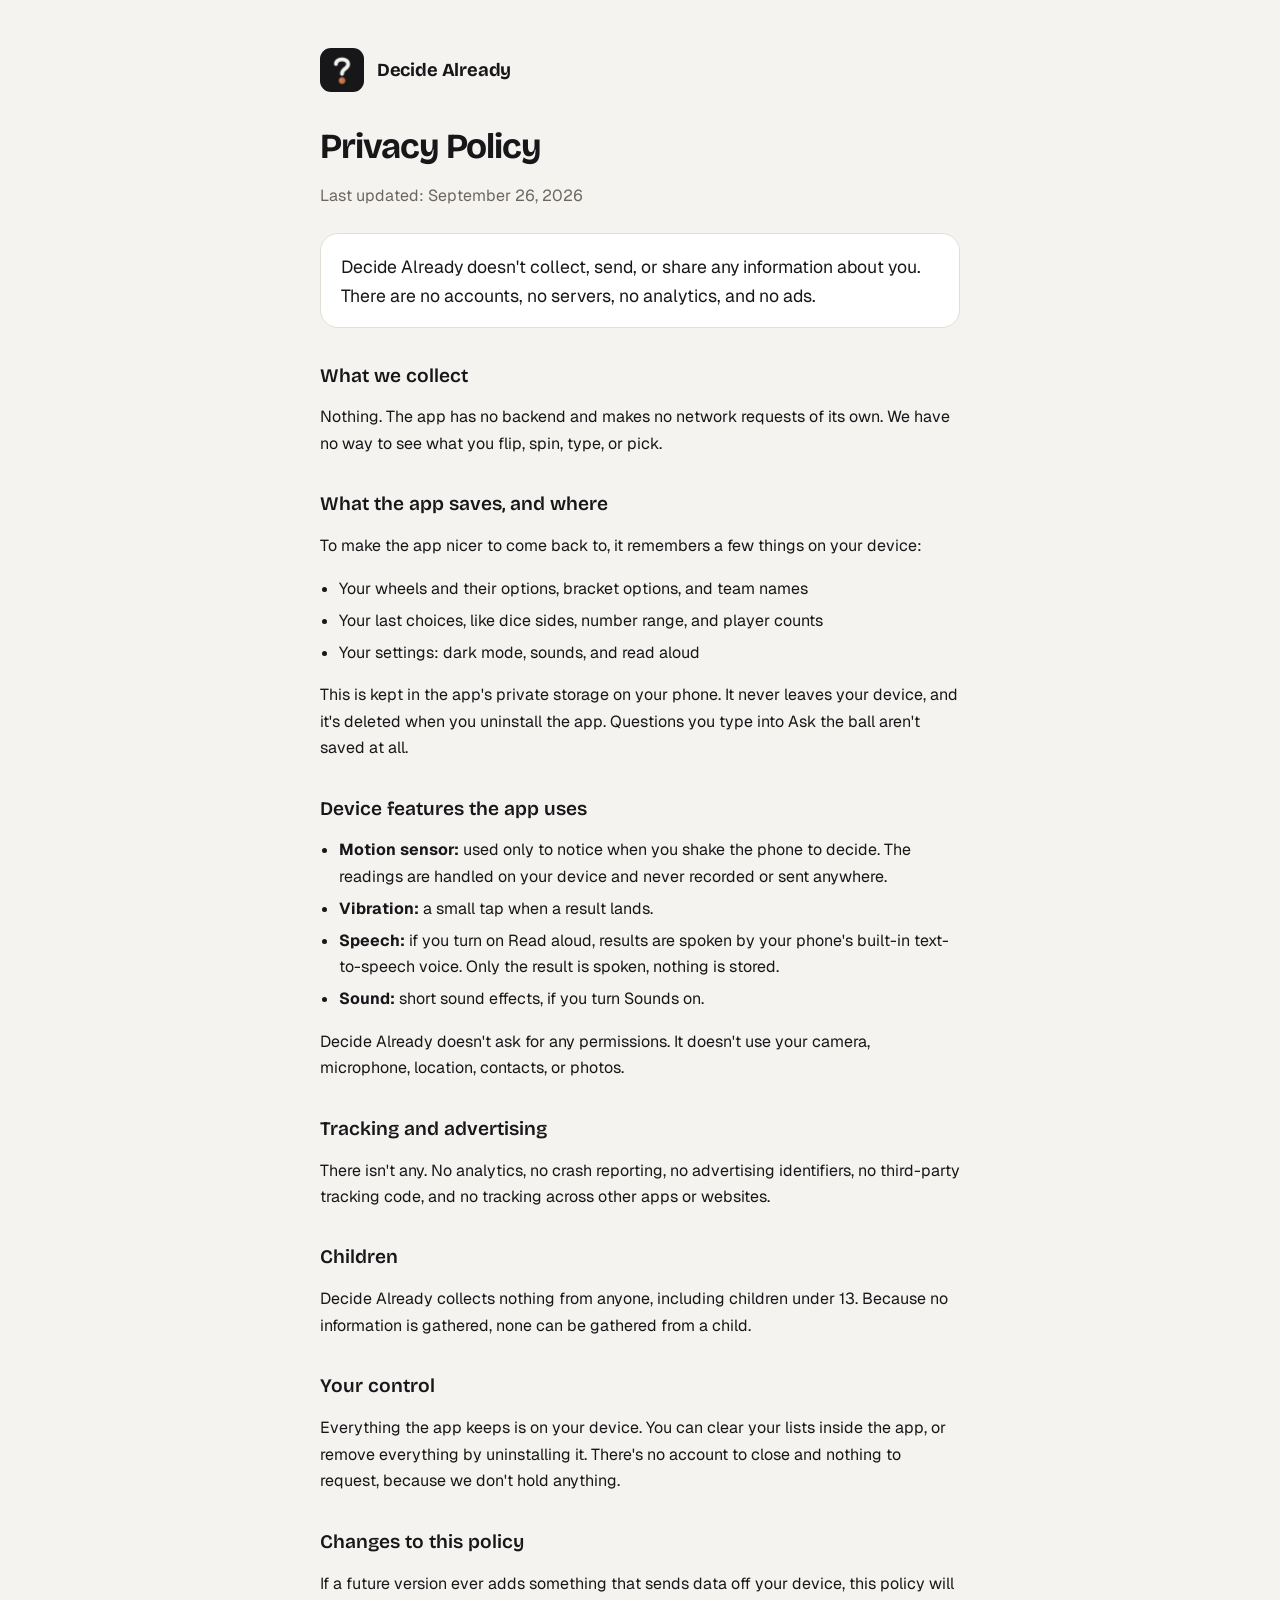
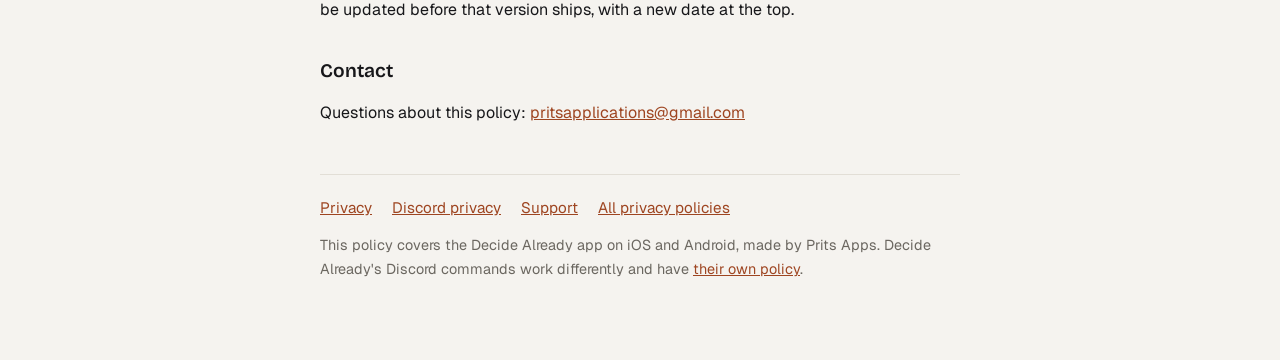
<file: decide-already/privacy/index.html>
<!doctype html>
<html lang="en">
<head>
<meta charset="utf-8">
<meta name="viewport" content="width=device-width, initial-scale=1">
<title>Decide Already, Privacy Policy</title>
<meta name="description" content="Decide Already collects nothing. No accounts, no servers, no analytics, no ads.">
<link rel="icon" href="icon.png">
<link rel="preconnect" href="https://fonts.googleapis.com">
<link rel="stylesheet" href="https://fonts.googleapis.com/css2?family=Bricolage+Grotesque:opsz,wght@12..96,600..700&family=Geist:wght@400..600&display=swap">
<link rel="stylesheet" href="style.css">
</head>
<body>
<main>
<header><img src="icon.png" alt=""><a href="/decide-already/">Decide Already</a></header>
<h1>Privacy Policy</h1>
<p class="muted">Last updated: September 26, 2026</p>
<p class="lede">Decide Already doesn't collect, send, or share any information about you. There are no accounts, no servers, no analytics, and no ads.</p>

<h2>What we collect</h2>
<p>Nothing. The app has no backend and makes no network requests of its own. We have no way to see what you flip, spin, type, or pick.</p>

<h2>What the app saves, and where</h2>
<p>To make the app nicer to come back to, it remembers a few things on your device:</p>
<ul>
<li>Your wheels and their options, bracket options, and team names</li>
<li>Your last choices, like dice sides, number range, and player counts</li>
<li>Your settings: dark mode, sounds, and read aloud</li>
</ul>
<p>This is kept in the app's private storage on your phone. It never leaves your device, and it's deleted when you uninstall the app. Questions you type into Ask the ball aren't saved at all.</p>

<h2>Device features the app uses</h2>
<ul>
<li><strong>Motion sensor:</strong> used only to notice when you shake the phone to decide. The readings are handled on your device and never recorded or sent anywhere.</li>
<li><strong>Vibration:</strong> a small tap when a result lands.</li>
<li><strong>Speech:</strong> if you turn on Read aloud, results are spoken by your phone's built-in text-to-speech voice. Only the result is spoken, nothing is stored.</li>
<li><strong>Sound:</strong> short sound effects, if you turn Sounds on.</li>
</ul>
<p>Decide Already doesn't ask for any permissions. It doesn't use your camera, microphone, location, contacts, or photos.</p>

<h2>Tracking and advertising</h2>
<p>There isn't any. No analytics, no crash reporting, no advertising identifiers, no third-party tracking code, and no tracking across other apps or websites.</p>

<h2>Children</h2>
<p>Decide Already collects nothing from anyone, including children under 13. Because no information is gathered, none can be gathered from a child.</p>

<h2>Your control</h2>
<p>Everything the app keeps is on your device. You can clear your lists inside the app, or remove everything by uninstalling it. There's no account to close and nothing to request, because we don't hold anything.</p>

<h2>Changes to this policy</h2>
<p>If a future version ever adds something that sends data off your device, this policy will be updated before that version ships, with a new date at the top.</p>

<h2>Contact</h2>
<p>Questions about this policy: <a href="mailto:pritsapplications@gmail.com">pritsapplications@gmail.com</a></p>

<nav><a href="./">Privacy</a><a href="discord.html">Discord privacy</a><a href="support.html">Support</a><a href="/privacy/">All privacy policies</a></nav>
<p class="muted" style="font-size:.9rem">This policy covers the Decide Already app on iOS and Android, made by Prits Apps. Decide Already's Discord commands work differently and have <a href="discord.html">their own policy</a>.</p>
</main>
</body>
</html>
</file>
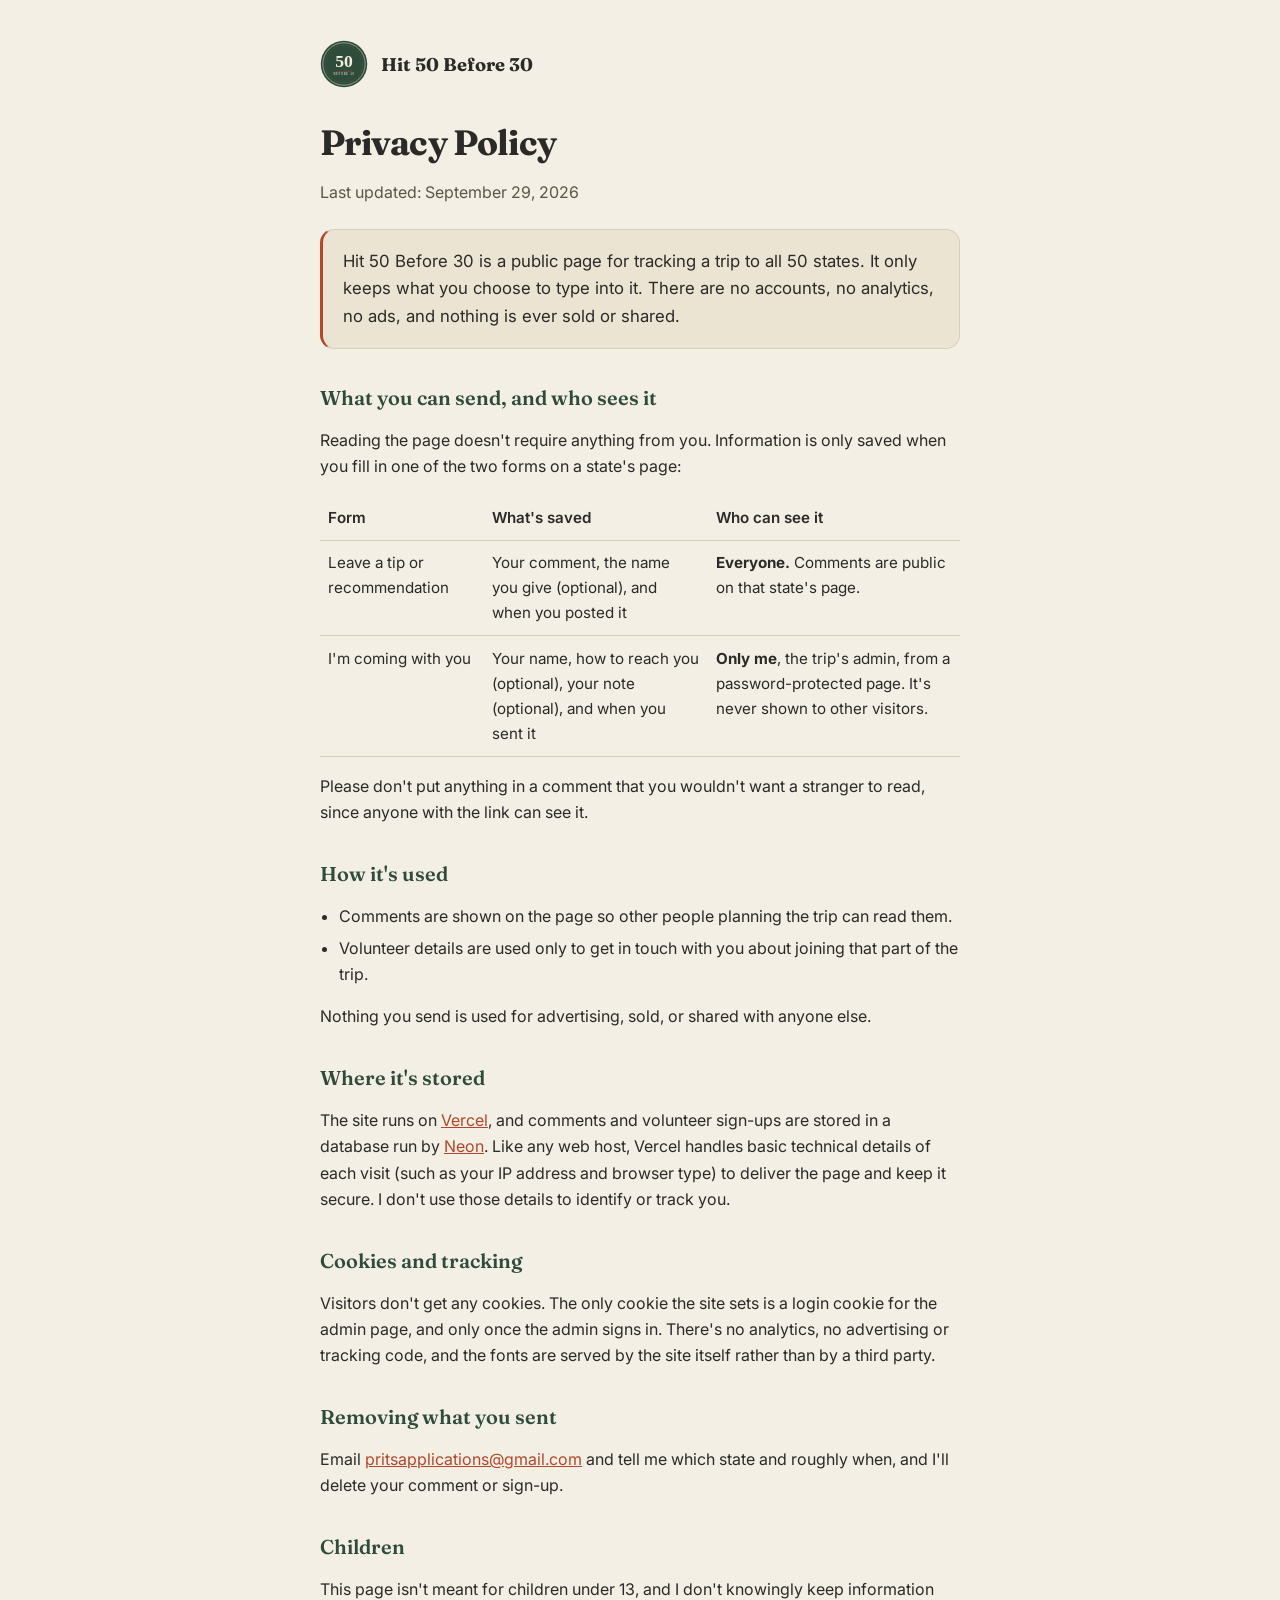
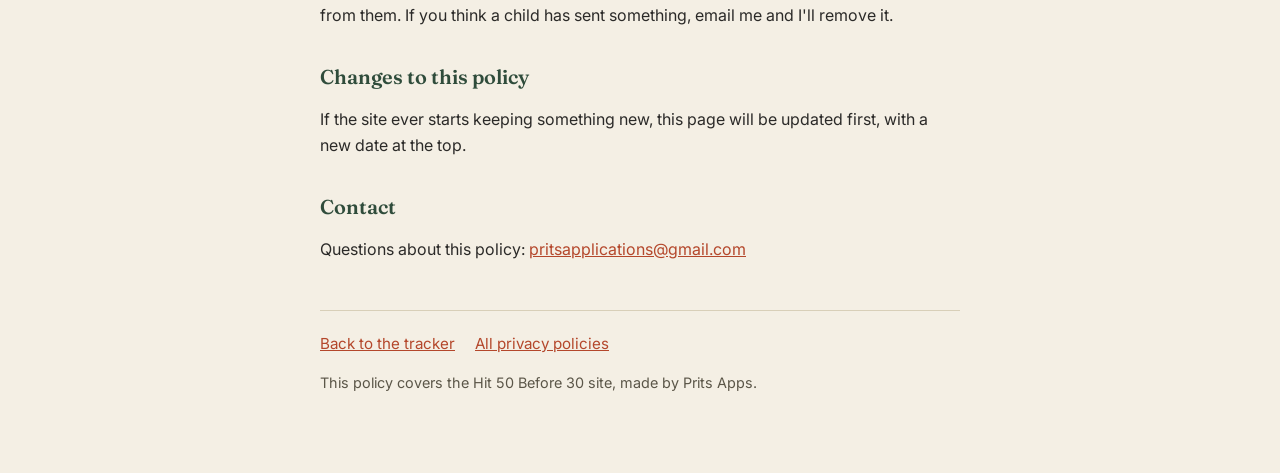
<file: hit-50-before-30/privacy/index.html>
<!doctype html>
<html lang="en">
<head>
<meta charset="utf-8">
<meta name="viewport" content="width=device-width,initial-scale=1">
<title>Hit 50 Before 30, Privacy Policy</title>
<meta name="description" content="What Hit 50 Before 30 keeps when you comment or volunteer, who can see it, and how to have it removed.">
<link rel="canonical" href="https://pritsapps.com/hit-50-before-30/privacy/">
<meta name="theme-color" content="#f4efe4">
<link rel="icon" href="data:image/svg+xml,%3Csvg xmlns='http://www.w3.org/2000/svg' viewBox='0 0 512 512'%3E%3Ccircle cx='256' cy='256' r='248' fill='%232F4C3B'/%3E%3Ctext x='256' y='330' font-family='Georgia,serif' font-size='230' font-weight='700' fill='%23F4EFE4' text-anchor='middle'%3E50%3C/text%3E%3C/svg%3E">
<link rel="preconnect" href="https://fonts.gstatic.com" crossorigin>
<link href="https://fonts.googleapis.com/css2?family=Fraunces:opsz,wght@9..144,600;9..144,700&family=Inter:wght@400;500;600&display=swap" rel="stylesheet">
<!-- Static on purpose, like the other policies on this site. If the tracker
     ever starts storing something new, update this page and its date first. -->
<style>
:root{--paper:#f4efe4;--paper-2:#ece4d3;--ink:#2b2a28;--soft:#5b5648;--pine:#2f4c3b;--brick:#b4472b;--line:#d8cfb8}
@media (prefers-color-scheme:dark){:root{--paper:#1e1b16;--paper-2:#26221b;--ink:#ede6d6;--soft:#b8af9b;--pine:#6fa98a;--brick:#e0764f;--line:#3a352a}}
*{box-sizing:border-box}
body{margin:0;background:var(--paper);color:var(--ink);font:16px/1.65 "Inter",-apple-system,BlinkMacSystemFont,"Segoe UI",sans-serif}
main{max-width:42rem;margin:0 auto;padding:2.5rem 1rem 4rem}
header{display:flex;align-items:center;gap:.8rem;margin-bottom:2.25rem}
header svg{width:48px;height:48px;flex:none}
header a{color:var(--ink);text-decoration:none;font:700 1.15rem "Fraunces",Georgia,serif}
h1{font:700 2.2rem/1.1 "Fraunces",Georgia,serif;letter-spacing:-.02em;margin:0 0 .5rem}
h2{font:600 1.25rem/1.3 "Fraunces",Georgia,serif;margin:2.2rem 0 .5rem;color:var(--pine)}
.muted{color:var(--soft)}
.lede{font-size:1.05rem;padding:1.1rem 1.25rem;background:var(--paper-2);border:1px solid var(--line);border-left:3px solid var(--brick);border-radius:14px;margin:1.5rem 0 0}
table{width:100%;border-collapse:collapse;margin:.75rem 0;font-size:.95rem}
th,td{text-align:left;vertical-align:top;padding:.6rem .5rem;border-bottom:1px solid var(--line)}
th{font-weight:600}
ul{padding-left:1.2rem}
li{margin:.35rem 0}
a{color:var(--brick)}
nav{display:flex;flex-wrap:wrap;gap:1.25rem;margin-top:3rem;padding-top:1.25rem;border-top:1px solid var(--line);font-size:.95rem}
</style>
</head>
<body>
<main>
<header>
  <svg viewBox="0 0 512 512" aria-hidden="true">
    <circle cx="256" cy="256" r="248" fill="#2F4C3B"/>
    <circle cx="256" cy="256" r="226" fill="none" stroke="#F4EFE4" stroke-width="5"/>
    <circle cx="256" cy="256" r="200" fill="none" stroke="#C89B3C" stroke-width="3" stroke-dasharray="5 11"/>
    <text x="256" y="288" font-family="Georgia, 'Times New Roman', serif" font-size="188" font-weight="700" fill="#F4EFE4" text-anchor="middle">50</text>
    <line x1="164" y1="334" x2="348" y2="334" stroke="#B4472B" stroke-width="5"/>
    <text x="256" y="376" font-family="Georgia, 'Times New Roman', serif" font-size="32" letter-spacing="7" fill="#F4EFE4" text-anchor="middle">BEFORE 30</text>
  </svg>
  <a href="https://hit-50-before-30.vercel.app">Hit 50 Before 30</a>
</header>

<h1>Privacy Policy</h1>
<p class="muted">Last updated: September 29, 2026</p>
<p class="lede">Hit 50 Before 30 is a public page for tracking a trip to all 50 states. It only keeps what you choose to type into it. There are no accounts, no analytics, no ads, and nothing is ever sold or shared.</p>

<h2>What you can send, and who sees it</h2>
<p>Reading the page doesn't require anything from you. Information is only saved when you fill in one of the two forms on a state's page:</p>
<table>
  <tr><th>Form</th><th>What's saved</th><th>Who can see it</th></tr>
  <tr><td>Leave a tip or recommendation</td><td>Your comment, the name you give (optional), and when you posted it</td><td><strong>Everyone.</strong> Comments are public on that state's page.</td></tr>
  <tr><td>I'm coming with you</td><td>Your name, how to reach you (optional), your note (optional), and when you sent it</td><td><strong>Only me</strong>, the trip's admin, from a password-protected page. It's never shown to other visitors.</td></tr>
</table>
<p>Please don't put anything in a comment that you wouldn't want a stranger to read, since anyone with the link can see it.</p>

<h2>How it's used</h2>
<ul>
<li>Comments are shown on the page so other people planning the trip can read them.</li>
<li>Volunteer details are used only to get in touch with you about joining that part of the trip.</li>
</ul>
<p>Nothing you send is used for advertising, sold, or shared with anyone else.</p>

<h2>Where it's stored</h2>
<p>The site runs on <a href="https://vercel.com/legal/privacy-policy">Vercel</a>, and comments and volunteer sign-ups are stored in a database run by <a href="https://neon.com/privacy-policy">Neon</a>. Like any web host, Vercel handles basic technical details of each visit (such as your IP address and browser type) to deliver the page and keep it secure. I don't use those details to identify or track you.</p>

<h2>Cookies and tracking</h2>
<p>Visitors don't get any cookies. The only cookie the site sets is a login cookie for the admin page, and only once the admin signs in. There's no analytics, no advertising or tracking code, and the fonts are served by the site itself rather than by a third party.</p>

<h2>Removing what you sent</h2>
<p>Email <a href="mailto:pritsapplications@gmail.com">pritsapplications@gmail.com</a> and tell me which state and roughly when, and I'll delete your comment or sign-up.</p>

<h2>Children</h2>
<p>This page isn't meant for children under 13, and I don't knowingly keep information from them. If you think a child has sent something, email me and I'll remove it.</p>

<h2>Changes to this policy</h2>
<p>If the site ever starts keeping something new, this page will be updated first, with a new date at the top.</p>

<h2>Contact</h2>
<p>Questions about this policy: <a href="mailto:pritsapplications@gmail.com">pritsapplications@gmail.com</a></p>

<nav><a href="https://hit-50-before-30.vercel.app">Back to the tracker</a><a href="/privacy/">All privacy policies</a></nav>
<p class="muted" style="font-size:.9rem">This policy covers the Hit 50 Before 30 site, made by Prits Apps.</p>
</main>
</body>
</html>
</file>
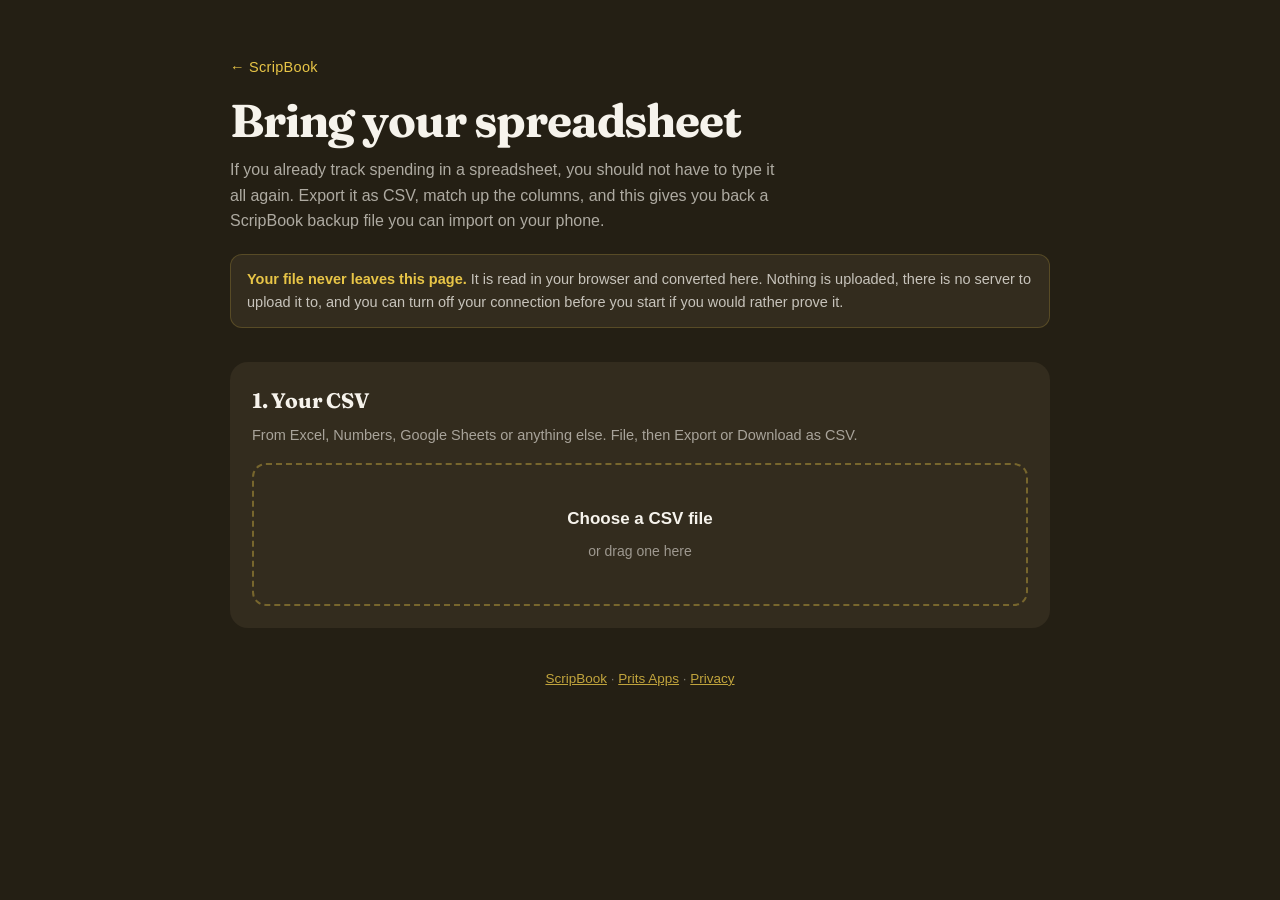
<file: scripbook/import/index.html>
<!doctype html>
<html lang="en"><head>
<meta charset="utf-8">
<meta name="viewport" content="width=device-width,initial-scale=1">
<title>Bring your spreadsheet to ScripBook</title>
<meta name="description" content="Turn a CSV from any spreadsheet into a ScripBook backup file. Runs entirely in your browser, nothing is uploaded.">
<meta name="theme-color" content="#241F14">
<link rel="canonical" href="https://pritsapps.com/scripbook/import/">
<link rel="icon" href="/scripbook/favicon.ico?v=2" sizes="32x32">
<link rel="icon" href="/scripbook/icon.svg?v=2" type="image/svg+xml">
<style>
@font-face{font-family:Fraunces;src:url([data-uri]) format("truetype");font-weight:700;font-display:swap}
*{margin:0;padding:0;box-sizing:border-box}
body{background:#241F14;color:#F6F3EC;min-height:100vh;padding:0 20px 90px;
font:16px/1.6 -apple-system,BlinkMacSystemFont,"Segoe UI",Helvetica,Arial,sans-serif;
-webkit-font-smoothing:antialiased}
.wrap{max-width:820px;margin:0 auto}
header{padding:54px 0 34px}
a.back{color:#E8C547;text-decoration:none;font-size:14.5px;letter-spacing:.02em}
h1{font-family:Fraunces,Georgia,serif;font-size:clamp(31px,5.5vw,46px);line-height:1.08;
letter-spacing:-.025em;margin:16px 0 12px}
.lede{color:rgba(246,243,236,.66);max-width:62ch}
.privacy{margin-top:20px;padding:13px 16px;border-radius:12px;background:#332C1E;
border:1px solid rgba(232,197,71,.2);font-size:14.5px;color:rgba(246,243,236,.76)}
.privacy b{color:#E8C547}

.card{background:#332C1E;border-radius:18px;padding:22px;margin-bottom:18px}
.card h2{font-family:Fraunces,Georgia,serif;font-size:21px;margin-bottom:6px;letter-spacing:-.01em}
.card p.hint{font-size:14.5px;color:rgba(246,243,236,.6);margin-bottom:16px}

.drop{border:2px dashed rgba(232,197,71,.38);border-radius:14px;padding:40px 20px;
text-align:center;cursor:pointer;transition:background .18s,border-color .18s}
.drop:hover,.drop.over{background:rgba(232,197,71,.07);border-color:#E8C547}
.drop strong{display:block;font-size:17px;margin-bottom:6px}
.drop span{font-size:14px;color:rgba(246,243,236,.55)}
input[type=file]{display:none}

table{width:100%;border-collapse:collapse;font-size:14px}
th,td{text-align:left;padding:7px 9px;border-bottom:1px solid rgba(246,243,236,.1)}
th{color:rgba(246,243,236,.5);font-weight:600;font-size:12.5px;text-transform:uppercase;letter-spacing:.07em}
td{color:rgba(246,243,236,.85);white-space:nowrap;overflow:hidden;text-overflow:ellipsis;max-width:190px}
.scroll{overflow-x:auto;-webkit-overflow-scrolling:touch}

.map{display:grid;grid-template-columns:repeat(auto-fit,minmax(210px,1fr));gap:14px}
label.f{display:block;font-size:13px;color:rgba(246,243,236,.6);margin-bottom:5px}
select,input[type=text]{width:100%;background:#241F14;color:#F6F3EC;border:1px solid rgba(246,243,236,.18);
border-radius:9px;padding:10px 11px;font-size:15px;font-family:inherit}
select:focus,input:focus{outline:2px solid #E8C547;outline-offset:1px}
.row{display:flex;align-items:center;gap:9px;margin-top:13px;font-size:14.5px;
color:rgba(246,243,236,.8)}
.row input[type=checkbox]{width:17px;height:17px;accent-color:#E8C547}

button.go{background:#E8C547;color:#241F14;border:0;border-radius:11px;
padding:14px 26px;font-size:16px;font-weight:700;cursor:pointer;font-family:inherit}
button.go:disabled{opacity:.4;cursor:not-allowed}
button.ghost{background:transparent;color:#F6F3EC;border:1px solid rgba(246,243,236,.26);
border-radius:11px;padding:13px 20px;font-size:15px;cursor:pointer;font-family:inherit}

.stat{display:flex;flex-wrap:wrap;gap:10px 26px;margin-bottom:14px;font-size:14.5px}
.stat div{color:rgba(246,243,236,.66)}
.stat b{color:#F6F3EC;font-weight:700}
.warn{margin-top:12px;padding:11px 14px;border-radius:10px;
background:rgba(181,72,52,.17);border:1px solid rgba(181,72,52,.45);font-size:14px}
.ok{background:rgba(92,122,82,.17);border-color:rgba(111,191,139,.45)}
.hidden{display:none}
.steps{counter-reset:s;list-style:none;margin-top:10px}
.steps li{counter-increment:s;position:relative;padding-left:32px;margin-bottom:9px;
font-size:14.5px;color:rgba(246,243,236,.76)}
.steps li::before{content:counter(s);position:absolute;left:0;top:1px;width:21px;height:21px;
border-radius:50%;background:rgba(232,197,71,.17);color:#E8C547;font-size:12px;font-weight:700;
display:flex;align-items:center;justify-content:center}
footer{margin-top:40px;font-size:13.5px;color:rgba(246,243,236,.42);text-align:center}
footer a{color:rgba(232,197,71,.8)}
</style></head>
<body><div class="wrap">

<header>
  <a class="back" href="/scripbook/">&larr; ScripBook</a>
  <h1>Bring your spreadsheet</h1>
  <p class="lede">If you already track spending in a spreadsheet, you should not have to type
  it all again. Export it as CSV, match up the columns, and this gives you back a ScripBook
  backup file you can import on your phone.</p>
  <div class="privacy"><b>Your file never leaves this page.</b> It is read in your browser and
  converted here. Nothing is uploaded, there is no server to upload it to, and you can turn off
  your connection before you start if you would rather prove it.</div>
</header>

<div class="card">
  <h2>1. Your CSV</h2>
  <p class="hint">From Excel, Numbers, Google Sheets or anything else. File, then Export or
  Download as CSV.</p>
  <div class="drop" id="drop">
    <strong>Choose a CSV file</strong>
    <span>or drag one here</span>
  </div>
  <input type="file" id="file" accept=".csv,text/csv">
  <div class="warn hidden" id="fileWarn"></div>
</div>

<div class="card hidden" id="previewCard">
  <h2>2. What we found</h2>
  <p class="hint" id="foundHint"></p>
  <div class="scroll"><table id="preview"></table></div>
</div>

<div class="card hidden" id="mapCard">
  <h2>3. Match the columns</h2>
  <p class="hint">Date and amount are required. The rest are optional.</p>
  <div class="map">
    <div><label class="f" for="colDate">Date</label><select id="colDate"></select></div>
    <div><label class="f" for="colAmount">Amount</label><select id="colAmount"></select></div>
    <div><label class="f" for="colCategory">Category</label><select id="colCategory"></select></div>
    <div><label class="f" for="colNote">Note or description</label><select id="colNote"></select></div>
    <div><label class="f" for="dateFmt">Date format</label><select id="dateFmt">
      <option value="auto">Detect automatically</option>
      <option value="mdy">Month / Day / Year</option>
      <option value="dmy">Day / Month / Year</option>
      <option value="ymd">Year-Month-Day</option>
    </select></div>
    <div><label class="f" for="signMode">Negative amounts</label><select id="signMode">
      <option value="expense">Are expenses too, just signed</option>
      <option value="income">Are income</option>
      <option value="skip">Should be skipped</option>
    </select></div>
  </div>
  <div class="row"><input type="checkbox" id="hasHeader" checked>
    <label for="hasHeader">The first row is column headings</label></div>
  <div class="warn hidden" id="mapWarn"></div>
  <div style="margin-top:20px;display:flex;gap:11px;flex-wrap:wrap">
    <button class="go" id="convert">Convert</button>
    <button class="ghost" id="reset">Start over</button>
  </div>
</div>

<div class="card hidden" id="resultCard">
  <h2>4. Your ScripBook file</h2>
  <div class="stat" id="stats"></div>
  <div class="warn ok" id="resultNote"></div>
  <div style="margin-top:18px"><button class="go" id="download">Download backup file</button></div>
  <ol class="steps">
    <li>Get the file onto your phone. AirDrop it, email it to yourself, or save it to Files or Drive.</li>
    <li>Open ScripBook, then Settings, then the Data tab.</li>
    <li>Tap Import and pick the file.</li>
    <li>Importing replaces what is already in the app, so export a backup first if you have
    entries you want to keep.</li>
  </ol>
</div>

<footer>
  <a href="/scripbook/">ScripBook</a> &middot; <a href="/">Prits Apps</a> &middot;
  <a href="/privacy/">Privacy</a>
</footer>
</div>

<script>
const DEFAULT_CATEGORIES = [{"id":"work","name":"Work","color":"#3D6B87"},{"id":"leisure","name":"Leisure","color":"#8B5A83"},{"id":"fun","name":"Fun","color":"#B54834"},{"id":"essentials","name":"Essentials","color":"#5C7A52"},{"id":"other","name":"Other","color":"#7A6A53"}];
const DEFAULT_SOURCES = [{"id":"salary","name":"Salary","color":"#5C7A52"},{"id":"freelance","name":"Freelance","color":"#3D6B87"},{"id":"gift","name":"Gift","color":"#8B5A83"},{"id":"other-income","name":"Other","color":"#7A6A53"}];
const SWATCHES = ["#C9A24B","#4B6E5C","#9C4F6E","#2F5D7A","#8A6A2F","#6E4B8A","#8A4B4B","#4B8A7A","#8A7A4B","#5C5C8A"];

let rows = [], built = null;
const $ = (id) => document.getElementById(id);

// --- CSV parsing ---------------------------------------------------------
// Written out rather than pulled from a library, because the page has to work
// with no network and no dependency. Handles quoted fields, escaped quotes and
// both line endings, which covers what spreadsheets actually export.
function parseCSV(text) {
  const out = [];
  let row = [], field = "", quoted = false;
  text = text.replace(/\r\n/g, "\n").replace(/\r/g, "\n");
  for (let i = 0; i < text.length; i++) {
    const ch = text[i];
    if (quoted) {
      if (ch === '"') {
        if (text[i + 1] === '"') { field += '"'; i++; }
        else quoted = false;
      } else field += ch;
    } else if (ch === '"') quoted = true;
    else if (ch === ",") { row.push(field); field = ""; }
    else if (ch === "\n") { row.push(field); out.push(row); row = []; field = ""; }
    else field += ch;
  }
  if (field.length || row.length) { row.push(field); out.push(row); }
  return out.filter((r) => r.some((c) => c.trim() !== ""));
}

// --- parsing the values --------------------------------------------------
// Spreadsheets write money in every imaginable way. Currency symbols, thousands
// separators, and accounting style parentheses for negatives.
function parseAmount(raw) {
  if (raw == null) return NaN;
  let s = String(raw).trim();
  if (!s) return NaN;
  let neg = false;
  if (/^\(.*\)$/.test(s)) { neg = true; s = s.slice(1, -1); }
  if (s.startsWith("-")) { neg = true; s = s.slice(1); }
  s = s.replace(/[^0-9.,]/g, "");
  // If both separators appear, the last one is the decimal point.
  if (s.includes(",") && s.includes(".")) {
    s = s.lastIndexOf(",") > s.lastIndexOf(".")
      ? s.replace(/\./g, "").replace(",", ".")
      : s.replace(/,/g, "");
  } else if (s.includes(",")) {
    const p = s.split(",");
    s = (p.length === 2 && p[1].length <= 2) ? p.join(".") : s.replace(/,/g, "");
  }
  const n = parseFloat(s);
  return isNaN(n) ? NaN : (neg ? -n : n);
}

const pad = (n) => String(n).padStart(2, "0");
const MONTHS = ["jan","feb","mar","apr","may","jun","jul","aug","sep","oct","nov","dec"];

function parseDate(raw, fmt) {
  if (!raw) return null;
  const s = String(raw).trim();
  // Already ISO.
  let m = s.match(/^(\d{4})-(\d{1,2})-(\d{1,2})/);
  if (m) return `${m[1]}-${pad(m[2])}-${pad(m[3])}`;
  // Written month, "5 Jan 2026" or "Jan 5, 2026".
  m = s.match(/^([A-Za-z]{3,})\s+(\d{1,2}),?\s+(\d{4})$/);
  if (m) { const i = MONTHS.indexOf(m[1].slice(0,3).toLowerCase());
    if (i >= 0) return `${m[3]}-${pad(i+1)}-${pad(m[2])}`; }
  m = s.match(/^(\d{1,2})\s+([A-Za-z]{3,}),?\s+(\d{4})$/);
  if (m) { const i = MONTHS.indexOf(m[2].slice(0,3).toLowerCase());
    if (i >= 0) return `${m[3]}-${pad(i+1)}-${pad(m[1])}`; }
  // Numeric, separated by / . or -
  m = s.match(/^(\d{1,4})[\/.\-](\d{1,2})[\/.\-](\d{1,4})$/);
  if (!m) return null;
  let [, a, b, c] = m.map(Number);
  let y, mo, d;
  if (String(m[1]).length === 4) { y = a; mo = b; d = c; }
  else if (fmt === "dmy") { d = a; mo = b; y = c; }
  else if (fmt === "ymd") { y = a; mo = b; d = c; }
  else { mo = a; d = b; y = c; }       // mdy, and the auto default
  if (y < 100) y += y < 70 ? 2000 : 1900;
  if (mo < 1 || mo > 12 || d < 1 || d > 31) return null;
  return `${y}-${pad(mo)}-${pad(d)}`;
}

// Guesses the format by looking for a value that can only be one thing: a
// first number above 12 has to be a day, which rules out month-first.
function detectFormat(values) {
  let dmy = 0, mdy = 0;
  for (const v of values) {
    const m = String(v).trim().match(/^(\d{1,2})[\/.\-](\d{1,2})[\/.\-]\d{1,4}$/);
    if (!m) continue;
    if (+m[1] > 12) dmy++;
    else if (+m[2] > 12) mdy++;
  }
  return dmy > mdy ? "dmy" : "mdy";
}

const slug = (s) => s.toLowerCase().trim().replace(/[^a-z0-9]+/g, "-").replace(/^-|-$/g, "") || "x";
let seq = 0;
const uid = () => "csv" + (++seq).toString(36).padStart(4, "0");

// --- wiring --------------------------------------------------------------
$("drop").onclick = () => $("file").click();
["dragover","dragenter"].forEach((e) =>
  $("drop").addEventListener(e, (ev) => { ev.preventDefault(); $("drop").classList.add("over"); }));
["dragleave","drop"].forEach((e) =>
  $("drop").addEventListener(e, () => $("drop").classList.remove("over")));
$("drop").addEventListener("drop", (ev) => {
  ev.preventDefault();
  if (ev.dataTransfer.files[0]) read(ev.dataTransfer.files[0]);
});
$("file").onchange = (e) => { if (e.target.files[0]) read(e.target.files[0]); };

function warn(id, msg) {
  const el = $(id);
  if (!msg) { el.classList.add("hidden"); return; }
  el.textContent = msg; el.classList.remove("hidden");
}

function read(file) {
  warn("fileWarn", "");
  const r = new FileReader();
  r.onload = () => {
    rows = parseCSV(r.result);
    if (rows.length < 2) {
      warn("fileWarn", "That file has fewer than two rows, so there is nothing to convert. Make sure you exported as CSV rather than the spreadsheet's own format.");
      return;
    }
    showPreview(file.name);
  };
  r.onerror = () => warn("fileWarn", "That file could not be read.");
  r.readAsText(file);
}

function columnNames() {
  const header = $("hasHeader").checked;
  const width = Math.max(...rows.map((r) => r.length));
  return Array.from({ length: width }, (_, i) =>
    header && rows[0][i] ? rows[0][i].trim() : "Column " + (i + 1));
}

function showPreview(name) {
  const names = columnNames();
  const body = $("hasHeader").checked ? rows.slice(1) : rows;
  $("foundHint").textContent =
    `${name} · ${body.length} row${body.length === 1 ? "" : "s"} · ${names.length} columns. First few rows:`;
  const t = $("preview");
  t.innerHTML = "<tr>" + names.map((n) => "<th>" + esc(n) + "</th>").join("") + "</tr>" +
    body.slice(0, 5).map((r) =>
      "<tr>" + names.map((_, i) => "<td>" + esc(r[i] || "") + "</td>").join("") + "</tr>").join("");

  // Pre-select columns by name, since most exports label them recognizably.
  const guess = (want, fallback) => {
    const i = names.findIndex((n) => want.some((w) => n.toLowerCase().includes(w)));
    return i >= 0 ? i : fallback;
  };
  fillSelects(names);
  $("colDate").value     = guess(["date","day","when"], 0);
  $("colAmount").value   = guess(["amount","value","cost","price","debit","spent","total"], 1);
  $("colCategory").value = guess(["categ","type","group","tag"], -1);
  $("colNote").value     = guess(["note","desc","detail","memo","item","merchant","payee"], -1);

  $("previewCard").classList.remove("hidden");
  $("mapCard").classList.remove("hidden");
  $("resultCard").classList.add("hidden");
}

function fillSelects(names) {
  for (const id of ["colDate","colAmount","colCategory","colNote"]) {
    const sel = $(id);
    const optional = id === "colCategory" || id === "colNote";
    sel.innerHTML = (optional ? '<option value="-1">Not in my file</option>' : "") +
      names.map((n, i) => `<option value="${i}">${esc(n)}</option>`).join("");
  }
}

const esc = (s) => String(s).replace(/[&<>"]/g, (c) =>
  ({ "&": "&amp;", "<": "&lt;", ">": "&gt;", '"': "&quot;" }[c]));

$("hasHeader").onchange = () => { if (rows.length) showPreview($("foundHint").textContent.split(" ·")[0]); };
$("reset").onclick = () => {
  rows = []; built = null;
  ["previewCard","mapCard","resultCard"].forEach((i) => $(i).classList.add("hidden"));
  $("file").value = ""; warn("fileWarn",""); warn("mapWarn","");
  window.scrollTo({ top: 0, behavior: "smooth" });
};

$("convert").onclick = () => {
  warn("mapWarn", "");
  const names = columnNames();
  const body = $("hasHeader").checked ? rows.slice(1) : rows;
  const ci = {
    date: +$("colDate").value, amount: +$("colAmount").value,
    category: +$("colCategory").value, note: +$("colNote").value,
  };
  if (ci.date === ci.amount) {
    warn("mapWarn", "Date and amount are set to the same column. Pick different ones.");
    return;
  }
  let fmt = $("dateFmt").value;
  if (fmt === "auto") fmt = detectFormat(body.map((r) => r[ci.date]));
  const signMode = $("signMode").value;

  const categories = DEFAULT_CATEGORIES.map((c) => ({ ...c }));
  const byName = new Map(categories.map((c) => [c.name.toLowerCase(), c.id]));
  const expenses = [], incomes = [];
  let badDate = 0, badAmount = 0, skipped = 0, newCats = 0;

  for (const r of body) {
    const date = parseDate(r[ci.date], fmt);
    if (!date) { badDate++; continue; }
    let amt = parseAmount(r[ci.amount]);
    if (isNaN(amt) || amt === 0) { badAmount++; continue; }

    const note = ci.note >= 0 ? String(r[ci.note] || "").trim().slice(0, 120) : "";
    const isIncome = amt < 0 && signMode === "income";
    if (amt < 0 && signMode === "skip") { skipped++; continue; }
    amt = Math.abs(Math.round(amt * 100) / 100);

    if (isIncome) {
      incomes.push({ id: uid(), date, amount: amt, sourceId: "other-income" });
      continue;
    }
    let categoryId = "other";
    if (ci.category >= 0) {
      const raw = String(r[ci.category] || "").trim();
      if (raw) {
        const key = raw.toLowerCase();
        if (byName.has(key)) categoryId = byName.get(key);
        else {
          const id = slug(raw);
          categoryId = id;
          categories.push({ id, name: raw.slice(0, 32),
            color: SWATCHES[newCats % SWATCHES.length] });
          byName.set(key, id);
          newCats++;
        }
      }
    }
    expenses.push({ id: uid(), date, amount: amt, categoryId, note });
  }

  if (!expenses.length && !incomes.length) {
    warn("mapWarn", "Nothing could be read from those columns. Check the date and amount selections, and try setting the date format by hand rather than leaving it on detect.");
    return;
  }

  expenses.sort((a, b) => (a.date < b.date ? -1 : a.date > b.date ? 1 : 0));
  incomes.sort((a, b) => (a.date < b.date ? -1 : a.date > b.date ? 1 : 0));

  // The full shape the app's import expects. Appearance is left out on
  // purpose so importing does not overwrite the palette, font and shape
  // already chosen on the phone.
  built = {
    schemaVersion: 1,
    categories, expenses, incomes,
    incomeSources: DEFAULT_SOURCES.map((s) => ({ ...s })),
    recurringItems: [], skippedOccurrences: [], noSpendDays: [], activeDays: [],
    budgets: { overall: 0, byCategory: {} },
    currencyCode: "USD",
    heatmapEnabled: true, heatStyle: "classic", heatScale: "p85",
    amountsHidden: false, hasCompletedOnboarding: true, hasSeenIntro: true,
  };

  const dates = expenses.concat(incomes).map((e) => e.date).sort();
  $("stats").innerHTML = [
    ["Expenses", expenses.length], ["Income entries", incomes.length],
    ["Categories", categories.length],
    ["From", dates[0] || "n/a"], ["To", dates[dates.length - 1] || "n/a"],
  ].map(([k, v]) => `<div>${k} <b>${v}</b></div>`).join("");

  const notes = [];
  if (newCats) notes.push(`${newCats} new categor${newCats === 1 ? "y" : "ies"} created from your file.`);
  if (badDate) notes.push(`${badDate} row${badDate === 1 ? "" : "s"} skipped, the date could not be read.`);
  if (badAmount) notes.push(`${badAmount} row${badAmount === 1 ? "" : "s"} skipped, the amount was empty or zero.`);
  if (skipped) notes.push(`${skipped} negative row${skipped === 1 ? "" : "s"} skipped as you asked.`);
  notes.push("Dates were read as " + ({ dmy: "day first", mdy: "month first", ymd: "year first" }[fmt]) + ". If that is wrong, set the format by hand and convert again.");
  $("resultNote").innerHTML = notes.map(esc).join("<br>");

  $("resultCard").classList.remove("hidden");
  $("resultCard").scrollIntoView({ behavior: "smooth", block: "start" });
};

$("download").onclick = () => {
  if (!built) return;
  const blob = new Blob([JSON.stringify(built)], { type: "application/json" });
  const a = document.createElement("a");
  a.href = URL.createObjectURL(blob);
  a.download = "scripbook-import.json";
  document.body.appendChild(a); a.click(); a.remove();
  setTimeout(() => URL.revokeObjectURL(a.href), 1000);
};
</script>
</body></html>
</file>
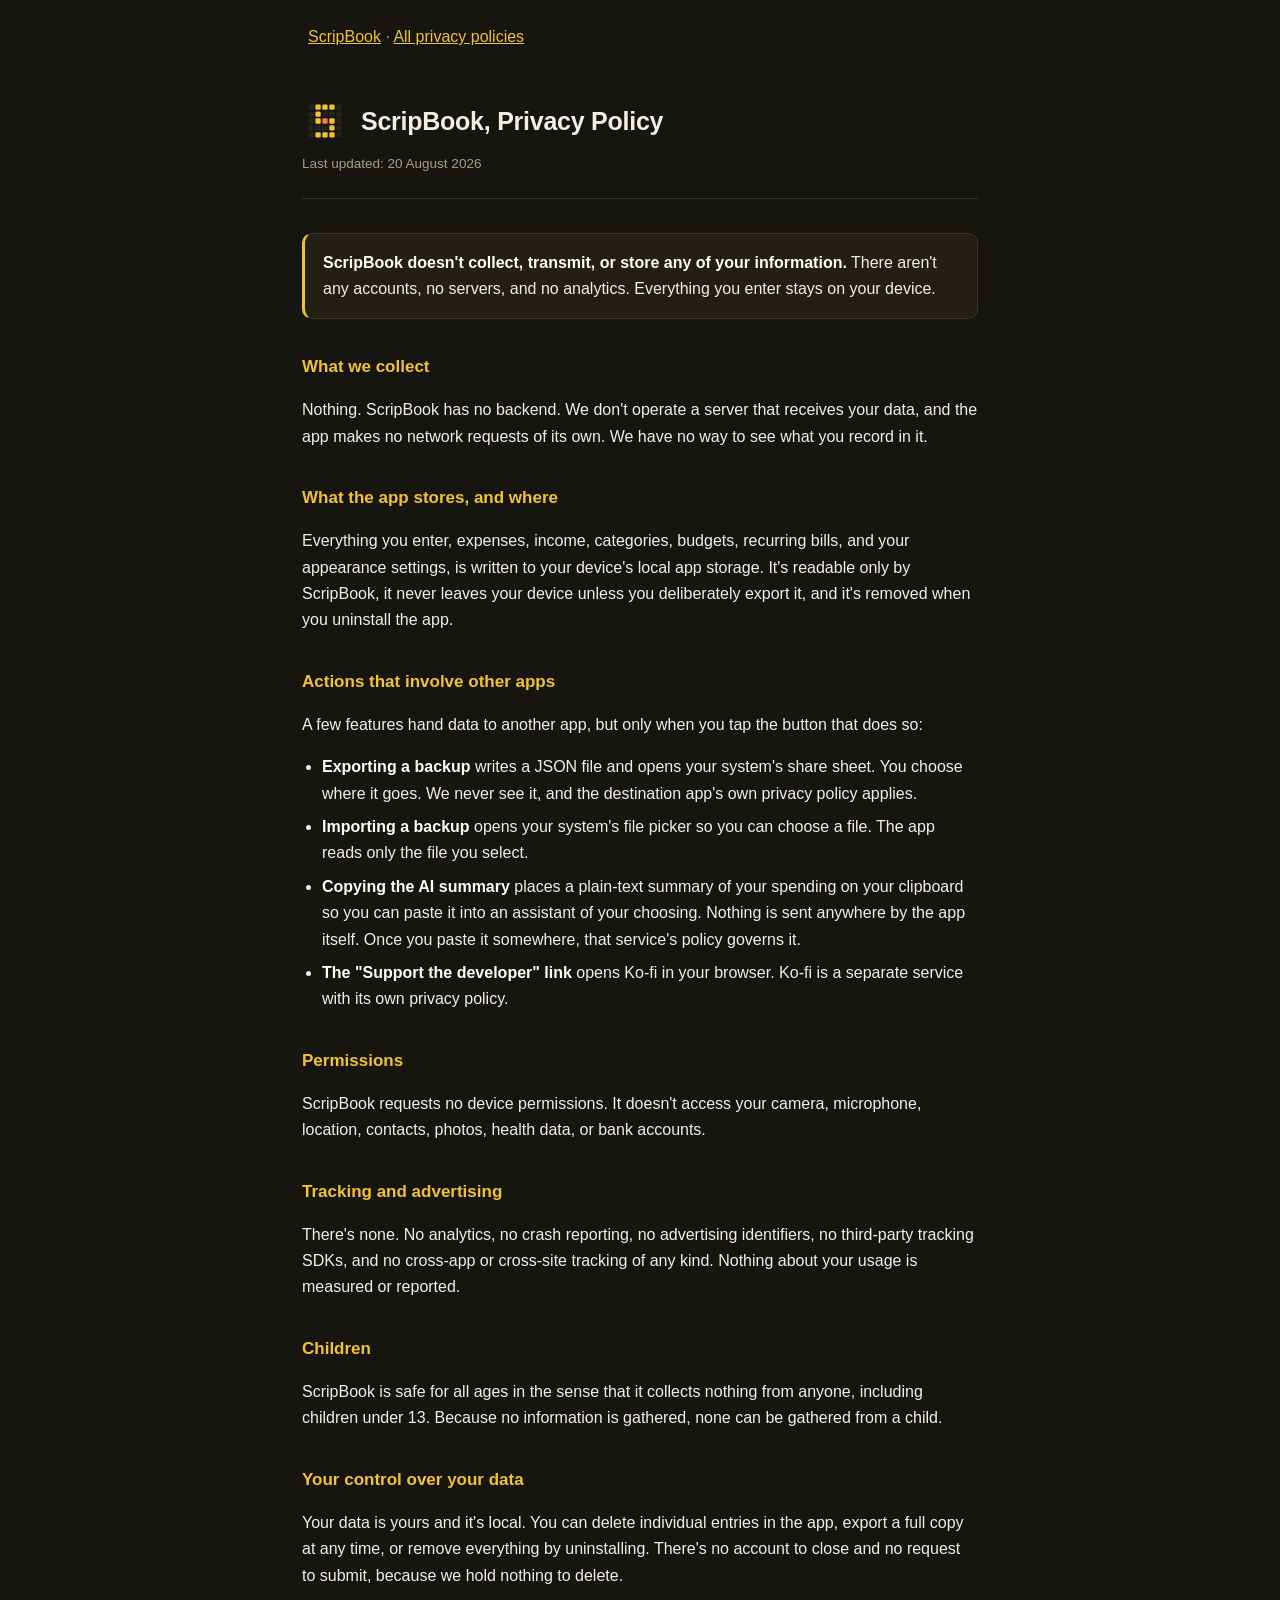
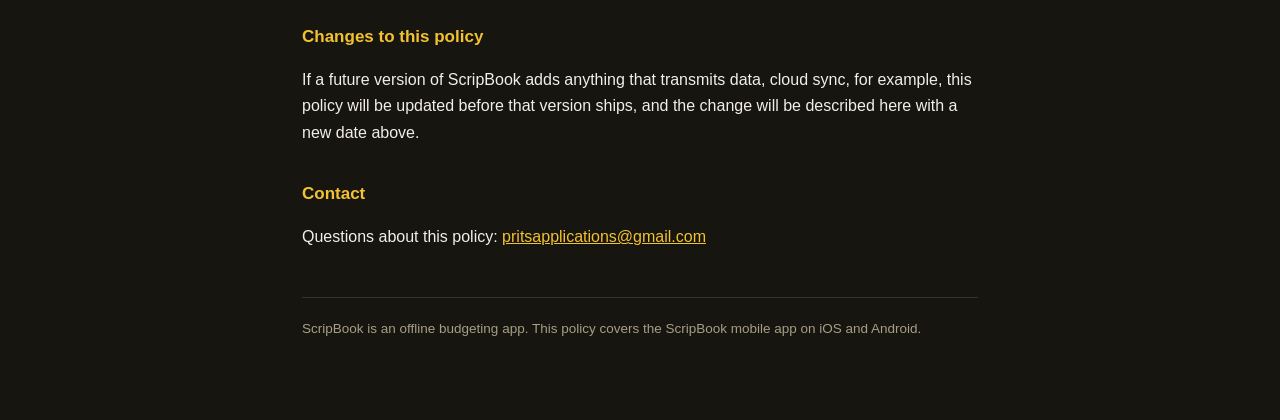
<file: scripbook/privacy/index.html>
<!doctype html>
<html lang="en">
<head>
<meta charset="utf-8">
<meta name="viewport" content="width=device-width, initial-scale=1">
<title>ScripBook, Privacy Policy</title>
<meta name="theme-color" content="#16150F">
<link rel="canonical" href="https://pritsapps.com/scripbook/privacy/">
<!-- The same S grid as the app and the main site, from the same generator. -->
<link rel="icon" href="/scripbook/favicon.ico" sizes="32x32">
<link rel="icon" href="/scripbook/icon.svg" type="image/svg+xml">
<link rel="apple-touch-icon" href="/scripbook/apple-touch-icon.png">
<style>
  :root { --bg:#16150F; --paper:#241F14; --ink:#F2EFE6; --muted:#A79E86; --gold:#F2C230; --line:#3A3324; }
  * { box-sizing: border-box; }
  body {
    margin:0; padding:0; background:var(--bg); color:var(--ink);
    font:16px/1.65 -apple-system, BlinkMacSystemFont, "Segoe UI", Roboto, Helvetica, Arial, sans-serif;
  }
  .wrap { max-width: 720px; margin: 0 auto; padding: 48px 22px 80px; }
  header { border-bottom:1px solid var(--line); padding-bottom:22px; margin-bottom:34px; }
  .mark { display:flex; align-items:center; gap:13px; }
  .mark svg { border-radius:9px; display:block; }
  h1 { font-size:25px; margin:0; letter-spacing:-.01em; }
  .updated { color:var(--muted); font-size:13.5px; margin-top:9px; }
  h2 { font-size:17px; margin:34px 0 10px; color:var(--gold); }
  p, li { color:var(--ink); }
  ul { padding-left: 20px; }
  li { margin-bottom: 7px; }
  .callout {
    background:var(--paper); border:1px solid var(--line); border-left:3px solid var(--gold);
    border-radius:10px; padding:16px 18px; margin:24px 0;
  }
  .callout p { margin:0; }
  strong { color:#fff; }
  a { color:var(--gold); }
  footer { margin-top:46px; padding-top:20px; border-top:1px solid var(--line); color:var(--muted); font-size:13.5px; }
  code { background:var(--paper); padding:1px 6px; border-radius:4px; font-size:14px; }
</style>
</head>
<body>
<p style="max-width:44rem;margin:0 auto;padding:1.5rem 1.25rem 0"><a href="/scripbook/" style="color:var(--gold)">ScripBook</a> <span style="color:var(--muted)">·</span> <a href="/privacy/" style="color:var(--gold)">All privacy policies</a></p>
<div class="wrap">

<header>
  <div class="mark">
    <svg viewBox="0 0 100 100" width="46" height="46" aria-hidden="true"><rect width="100" height="100" fill="#16150F"/><rect x="14.00" y="14.00" width="11.61" height="11.61" rx="2.79" fill="#6E6244" opacity="0.18"/><rect x="74.39" y="14.00" width="11.61" height="11.61" rx="2.79" fill="#6E6244" opacity="0.18"/><rect x="14.00" y="29.10" width="11.61" height="11.61" rx="2.79" fill="#6E6244" opacity="0.18"/><rect x="44.19" y="29.10" width="11.61" height="11.61" rx="2.79" fill="#6E6244" opacity="0.18"/><rect x="59.29" y="29.10" width="11.61" height="11.61" rx="2.79" fill="#6E6244" opacity="0.18"/><rect x="74.39" y="29.10" width="11.61" height="11.61" rx="2.79" fill="#6E6244" opacity="0.18"/><rect x="14.00" y="44.19" width="11.61" height="11.61" rx="2.79" fill="#6E6244" opacity="0.18"/><rect x="74.39" y="44.19" width="11.61" height="11.61" rx="2.79" fill="#6E6244" opacity="0.18"/><rect x="14.00" y="59.29" width="11.61" height="11.61" rx="2.79" fill="#6E6244" opacity="0.18"/><rect x="29.10" y="59.29" width="11.61" height="11.61" rx="2.79" fill="#6E6244" opacity="0.18"/><rect x="44.19" y="59.29" width="11.61" height="11.61" rx="2.79" fill="#6E6244" opacity="0.18"/><rect x="74.39" y="59.29" width="11.61" height="11.61" rx="2.79" fill="#6E6244" opacity="0.18"/><rect x="14.00" y="74.39" width="11.61" height="11.61" rx="2.79" fill="#6E6244" opacity="0.18"/><rect x="74.39" y="74.39" width="11.61" height="11.61" rx="2.79" fill="#6E6244" opacity="0.18"/><rect x="29.10" y="14.00" width="11.61" height="11.61" rx="2.79" fill="#F2C230"/><rect x="44.19" y="14.00" width="11.61" height="11.61" rx="2.79" fill="#F2C230"/><rect x="59.29" y="14.00" width="11.61" height="11.61" rx="2.79" fill="#F2C230"/><rect x="29.10" y="29.10" width="11.61" height="11.61" rx="2.79" fill="#F2C230"/><rect x="29.10" y="44.19" width="11.61" height="11.61" rx="2.79" fill="#F2C230"/><rect x="44.19" y="44.19" width="11.61" height="11.61" rx="2.79" fill="#FF7A45"/><rect x="59.29" y="44.19" width="11.61" height="11.61" rx="2.79" fill="#F2C230"/><rect x="59.29" y="59.29" width="11.61" height="11.61" rx="2.79" fill="#F2C230"/><rect x="29.10" y="74.39" width="11.61" height="11.61" rx="2.79" fill="#F2C230"/><rect x="44.19" y="74.39" width="11.61" height="11.61" rx="2.79" fill="#F2C230"/><rect x="59.29" y="74.39" width="11.61" height="11.61" rx="2.79" fill="#F2C230"/></svg>
    <h1>ScripBook, Privacy Policy</h1>
  </div>
  <div class="updated">Last updated: 20 August 2026</div>
</header>

<div class="callout">
  <p><strong>ScripBook doesn't collect, transmit, or store any of your information.</strong>
  There aren't any accounts, no servers, and no analytics. Everything you enter stays on your device.</p>
</div>

<h2>What we collect</h2>
<p>Nothing. ScripBook has no backend. We don't operate a server that receives your data, and the
app makes no network requests of its own. We have no way to see what you record in it.</p>

<h2>What the app stores, and where</h2>
<p>Everything you enter, expenses, income, categories, budgets, recurring bills, and your
appearance settings, is written to your device's local app storage. It's readable only by
ScripBook, it never leaves your device unless you deliberately export it, and it's removed
when you uninstall the app.</p>

<h2>Actions that involve other apps</h2>
<p>A few features hand data to another app, but only when you tap the button that does so:</p>
<ul>
  <li><strong>Exporting a backup</strong> writes a JSON file and opens your system's share sheet.
  You choose where it goes. We never see it, and the destination app's own privacy policy applies.</li>
  <li><strong>Importing a backup</strong> opens your system's file picker so you can choose a file.
  The app reads only the file you select.</li>
  <li><strong>Copying the AI summary</strong> places a plain-text summary of your spending on your
  clipboard so you can paste it into an assistant of your choosing. Nothing is sent anywhere by the
  app itself. Once you paste it somewhere, that service's policy governs it.</li>
  <li><strong>The "Support the developer" link</strong> opens Ko-fi in your browser. Ko-fi is a
  separate service with its own privacy policy.</li>
</ul>

<h2>Permissions</h2>
<p>ScripBook requests no device permissions. It doesn't access your camera, microphone, location,
contacts, photos, health data, or bank accounts.</p>

<h2>Tracking and advertising</h2>
<p>There's none. No analytics, no crash reporting, no advertising identifiers, no third-party
tracking SDKs, and no cross-app or cross-site tracking of any kind. Nothing about your usage is
measured or reported.</p>

<h2>Children</h2>
<p>ScripBook is safe for all ages in the sense that it collects nothing from anyone, including
children under 13. Because no information is gathered, none can be gathered from a child.</p>

<h2>Your control over your data</h2>
<p>Your data is yours and it's local. You can delete individual entries in the app, export a full
copy at any time, or remove everything by uninstalling. There's no account to close and no request
to submit, because we hold nothing to delete.</p>

<h2>Changes to this policy</h2>
<p>If a future version of ScripBook adds anything that transmits data, cloud sync, for example,
this policy will be updated before that version ships, and the change will be described here with a
new date above.</p>

<h2>Contact</h2>
<p>Questions about this policy: <a href="mailto:pritsapplications@gmail.com">pritsapplications@gmail.com</a></p>

<footer>
  ScripBook is an offline budgeting app. This policy covers the ScripBook mobile app on iOS and Android.
</footer>

</div>
</body>
</html>
</file>
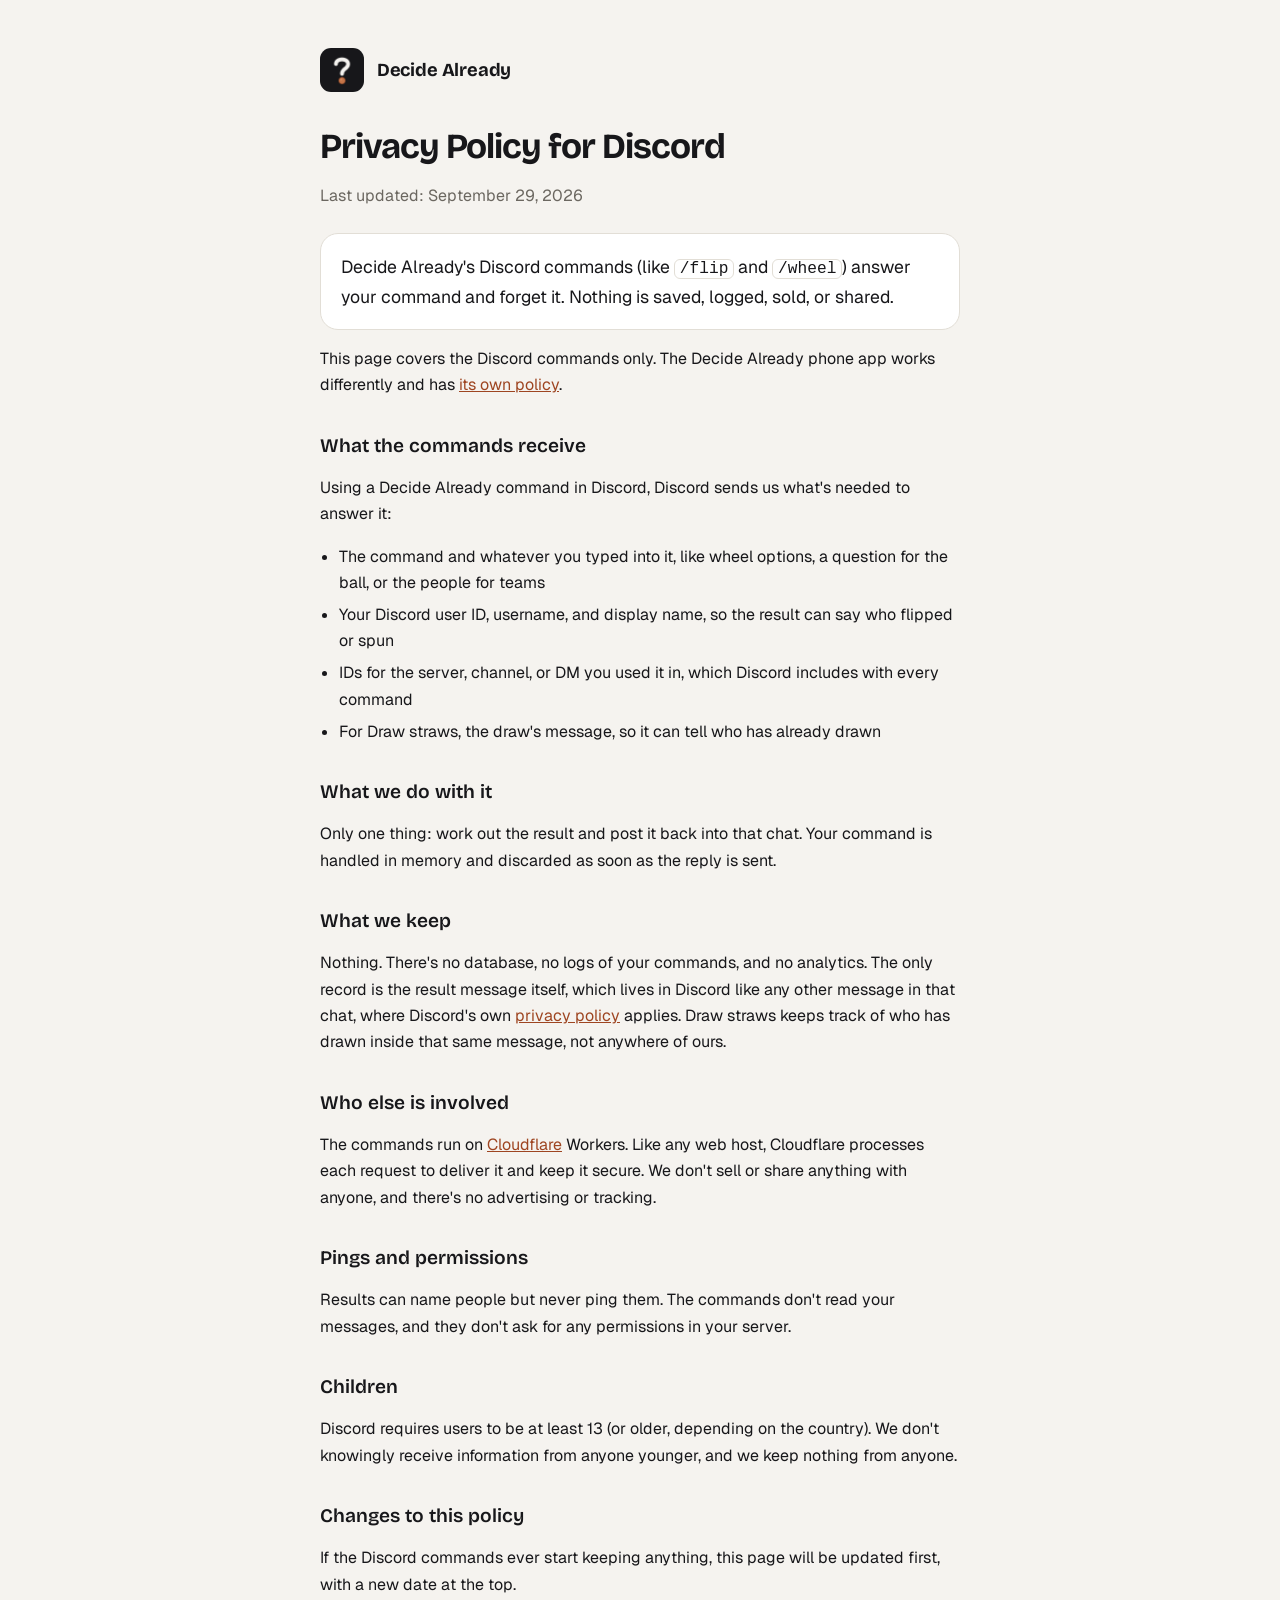
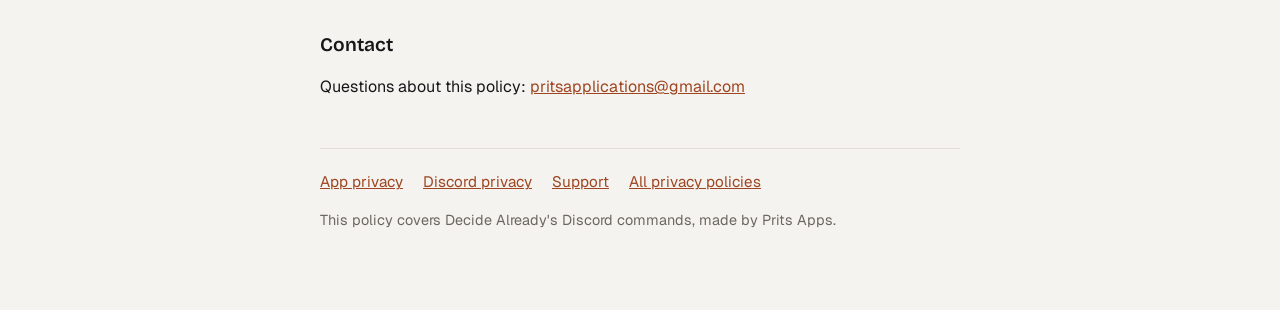
<file: decide-already/privacy/discord.html>
<!doctype html>
<html lang="en">
<head>
<meta charset="utf-8">
<meta name="viewport" content="width=device-width, initial-scale=1">
<title>Decide Already for Discord, Privacy Policy</title>
<meta name="description" content="What Decide Already's Discord commands receive, what they do with it, and what they keep: nothing.">
<link rel="canonical" href="https://pritsapps.com/decide-already/privacy/discord.html">
<link rel="icon" href="icon.png">
<link rel="preconnect" href="https://fonts.googleapis.com">
<link rel="stylesheet" href="https://fonts.googleapis.com/css2?family=Bricolage+Grotesque:opsz,wght@12..96,600..700&family=Geist:wght@400..600&display=swap">
<link rel="stylesheet" href="style.css">
</head>
<body>
<main>
<header><img src="icon.png" alt=""><a href="/decide-already/">Decide Already</a></header>
<h1>Privacy Policy for Discord</h1>
<p class="muted">Last updated: September 29, 2026</p>
<p class="lede">Decide Already's Discord commands (like <code>/flip</code> and <code>/wheel</code>) answer your command and forget it. Nothing is saved, logged, sold, or shared.</p>

<p>This page covers the Discord commands only. The Decide Already phone app works differently and has <a href="./">its own policy</a>.</p>

<h2>What the commands receive</h2>
<p>Using a Decide Already command in Discord, Discord sends us what's needed to answer it:</p>
<ul>
<li>The command and whatever you typed into it, like wheel options, a question for the ball, or the people for teams</li>
<li>Your Discord user ID, username, and display name, so the result can say who flipped or spun</li>
<li>IDs for the server, channel, or DM you used it in, which Discord includes with every command</li>
<li>For Draw straws, the draw's message, so it can tell who has already drawn</li>
</ul>

<h2>What we do with it</h2>
<p>Only one thing: work out the result and post it back into that chat. Your command is handled in memory and discarded as soon as the reply is sent.</p>

<h2>What we keep</h2>
<p>Nothing. There's no database, no logs of your commands, and no analytics. The only record is the result message itself, which lives in Discord like any other message in that chat, where Discord's own <a href="https://discord.com/privacy">privacy policy</a> applies. Draw straws keeps track of who has drawn inside that same message, not anywhere of ours.</p>

<h2>Who else is involved</h2>
<p>The commands run on <a href="https://www.cloudflare.com/privacypolicy/">Cloudflare</a> Workers. Like any web host, Cloudflare processes each request to deliver it and keep it secure. We don't sell or share anything with anyone, and there's no advertising or tracking.</p>

<h2>Pings and permissions</h2>
<p>Results can name people but never ping them. The commands don't read your messages, and they don't ask for any permissions in your server.</p>

<h2>Children</h2>
<p>Discord requires users to be at least 13 (or older, depending on the country). We don't knowingly receive information from anyone younger, and we keep nothing from anyone.</p>

<h2>Changes to this policy</h2>
<p>If the Discord commands ever start keeping anything, this page will be updated first, with a new date at the top.</p>

<h2>Contact</h2>
<p>Questions about this policy: <a href="mailto:pritsapplications@gmail.com">pritsapplications@gmail.com</a></p>

<nav><a href="./">App privacy</a><a href="discord.html">Discord privacy</a><a href="support.html">Support</a><a href="/privacy/">All privacy policies</a></nav>
<p class="muted" style="font-size:.9rem">This policy covers Decide Already's Discord commands, made by Prits Apps.</p>
</main>
</body>
</html>
</file>
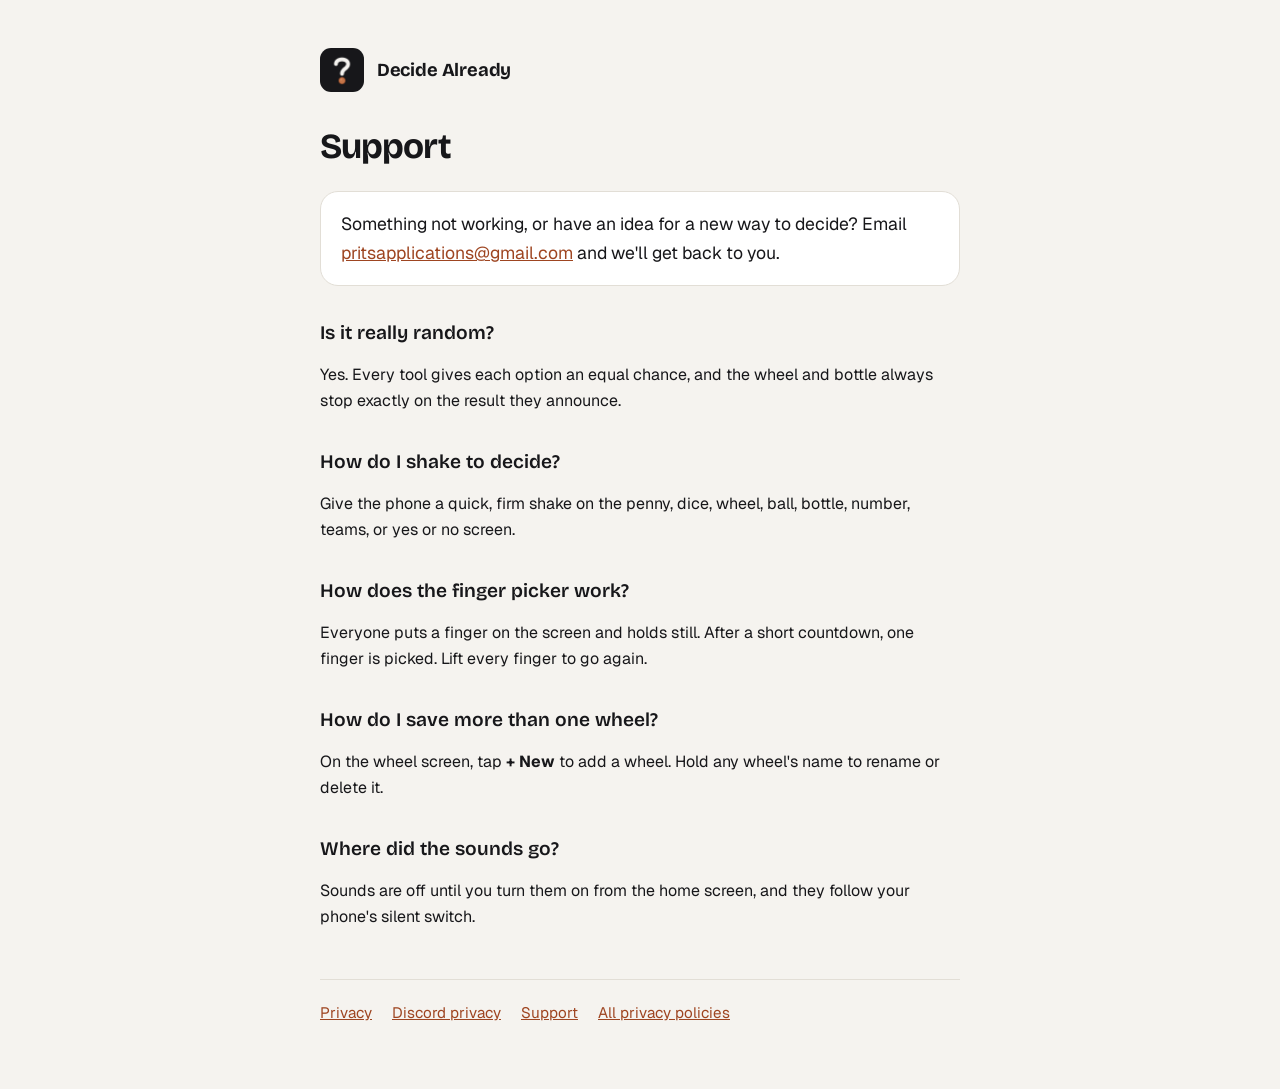
<file: decide-already/privacy/support.html>
<!doctype html>
<html lang="en">
<head>
<meta charset="utf-8">
<meta name="viewport" content="width=device-width, initial-scale=1">
<title>Decide Already, Support</title>
<meta name="description" content="Help with Decide Already, the decision maker app.">
<link rel="icon" href="icon.png">
<link rel="preconnect" href="https://fonts.googleapis.com">
<link rel="stylesheet" href="https://fonts.googleapis.com/css2?family=Bricolage+Grotesque:opsz,wght@12..96,600..700&family=Geist:wght@400..600&display=swap">
<link rel="stylesheet" href="style.css">
</head>
<body>
<main>
<header><img src="icon.png" alt=""><a href="/decide-already/">Decide Already</a></header>
<h1>Support</h1>
<p class="lede">Something not working, or have an idea for a new way to decide? Email <a href="mailto:pritsapplications@gmail.com">pritsapplications@gmail.com</a> and we'll get back to you.</p>

<h2>Is it really random?</h2>
<p>Yes. Every tool gives each option an equal chance, and the wheel and bottle always stop exactly on the result they announce.</p>

<h2>How do I shake to decide?</h2>
<p>Give the phone a quick, firm shake on the penny, dice, wheel, ball, bottle, number, teams, or yes or no screen.</p>

<h2>How does the finger picker work?</h2>
<p>Everyone puts a finger on the screen and holds still. After a short countdown, one finger is picked. Lift every finger to go again.</p>

<h2>How do I save more than one wheel?</h2>
<p>On the wheel screen, tap <strong>+ New</strong> to add a wheel. Hold any wheel's name to rename or delete it.</p>

<h2>Where did the sounds go?</h2>
<p>Sounds are off until you turn them on from the home screen, and they follow your phone's silent switch.</p>

<nav><a href="./">Privacy</a><a href="discord.html">Discord privacy</a><a href="support.html">Support</a><a href="/privacy/">All privacy policies</a></nav>
</main>
</body>
</html>
</file>
<file: decide-already/privacy/style.css>
:root {
  --bg: #F5F3EF; --card: #FFFFFF; --ink: #17171A; --muted: #6B6760;
  --line: #E2DED6; --accent: #9E4521; --copper: #B0502A;
}
@media (prefers-color-scheme: dark) {
  :root { --bg: #121214; --card: #1C1C20; --ink: #EDEAE4; --muted: #A19C94;
    --line: #2A2A2F; --accent: #E08A5F; --copper: #C45F35; }
}
* { box-sizing: border-box; }
body { margin: 0; background: var(--bg); color: var(--ink);
  font: 16px/1.65 'Geist', -apple-system, BlinkMacSystemFont, 'Segoe UI', sans-serif; }
main { max-width: 42rem; margin: 0 auto; padding: 3rem 1rem 4rem; }
header { display: flex; align-items: center; gap: .8rem; margin-bottom: 2.25rem; }
header img { width: 44px; height: 44px; border-radius: 11px; }
header a { color: var(--ink); text-decoration: none; font: 700 1.15rem 'Bricolage Grotesque', sans-serif; letter-spacing: -.01em; }
h1 { font: 700 2.2rem/1.1 'Bricolage Grotesque', sans-serif; letter-spacing: -.03em; margin: 0 0 .5rem; }
h2 { font: 600 1.2rem/1.3 'Bricolage Grotesque', sans-serif; margin: 2.2rem 0 .5rem; }
p, li { color: var(--ink); }
.muted { color: var(--muted); }
.lede { font-size: 1.1rem; padding: 1.1rem 1.25rem; background: var(--card); border: 1px solid var(--line); border-radius: 18px; margin: 1.5rem 0 0; }
ul { padding-left: 1.2rem; }
li { margin: .35rem 0; }
a { color: var(--accent); }
nav { display: flex; gap: 1.25rem; margin-top: 3rem; padding-top: 1.25rem; border-top: 1px solid var(--line); font-size: .95rem; }
code{font-size:.92em;background:var(--card);border:1px solid var(--line);border-radius:6px;padding:0 .3em}
</file>
